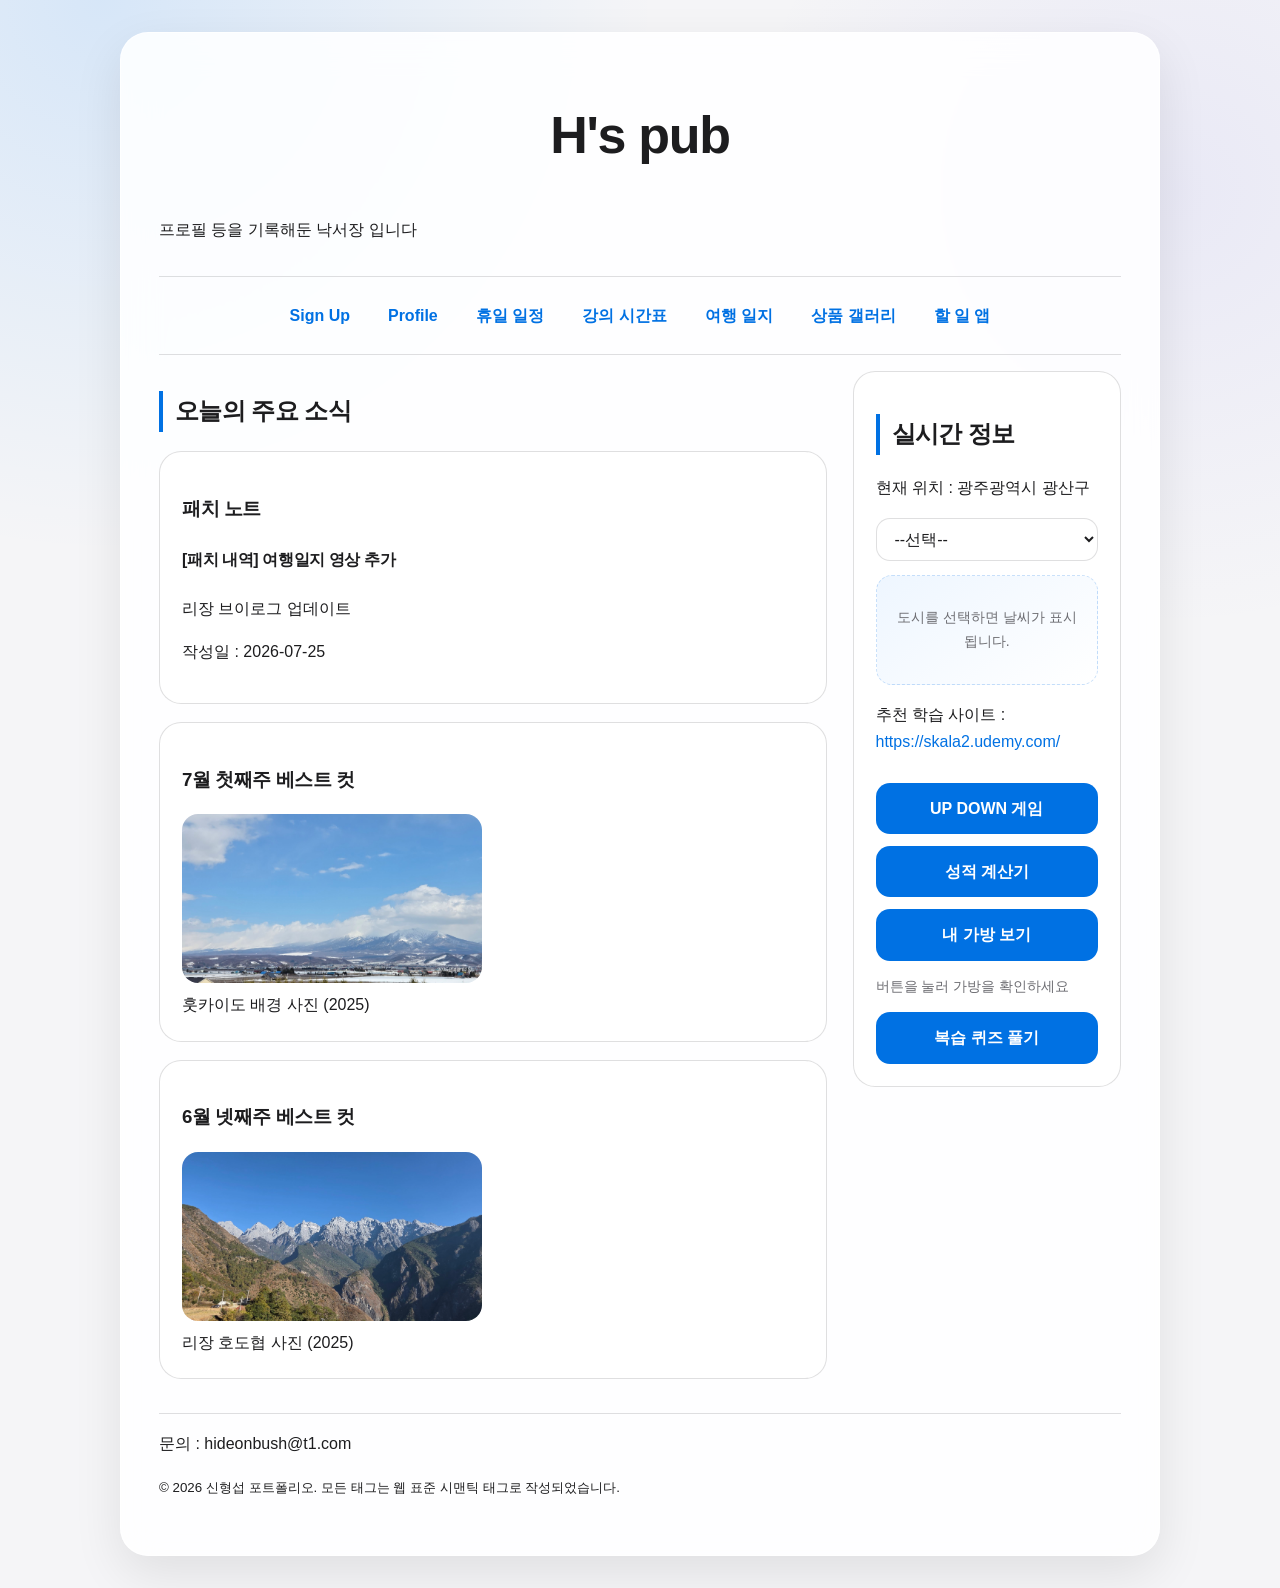
<file: templates/index.html>
<!DOCTYPE html>
<html lang="ko">
<head>
    <meta charset="UTF-8">
    <meta name="viewport" content="width=device-width, initial-scale=1.0">
    <title>Welcome SKALA</title>
    <link rel="stylesheet" href="../css/style.css">
    <script src="../scripts/upDown.js" defer></script>
    <script src="../scripts/grade.js" defer></script>
    <script src="../scripts/bag.js" defer></script>
    <!-- <script src="../scripts/weather.js" defer></script> -->
    <script type="module" src="../scripts/realtimeInfo.js"></script>
</head>
<body>
    <div class="container">
        <header class="section-divider">
            <h1 class="index-title">H's pub</h1>
            <p>프로필 등을 기록해둔 낙서장 입니다</p>
        </header>
        <nav class="main-nav section-divider index-nav">
            <a href="04_signUp.html" target="_blank" rel="noopener noreferrer">Sign Up</a>
            <a href="02_my_intro_page.html" target="_blank" rel="noopener noreferrer">Profile</a>
            <a href="myHoliday.html" target="_blank" rel="noopener noreferrer">휴일 일정</a>
            <a href="myClass.html" target="_blank" rel="noopener noreferrer">강의 시간표</a>
            <a href="myTrip.html" target="_blank" rel="noopener noreferrer">여행 일지</a>
            <a href="productGallery.html" target="_blank" rel="noopener noreferrer">상품 갤러리</a>
            <a href="todo.html" target="_blank" rel="noopener noreferrer">할 일 앱</a>
        </nav>
        <div class="section-divider index-layout">
            <main>
                <h2>오늘의 주요 소식</h2>
                <section>
                    <h3>패치 노트</h3>
                    <article>
                        <h4>[패치 내역] 여행일지 영상 추가</h4>
                        <p>리장 브이로그 업데이트</p>
                        <p>작성일 : <time datetime="2026-07-25">2026-07-25</time></p>
                    </article>
                </section>

                <section>
                    <h3>7월 첫째주 베스트 컷</h3>
                    <figure>
                        <img src="../media/홋카이도.jpg" alt="훗카이도 사진" width="300" height="150">
                        <figcaption>훗카이도 배경 사진 (2025)</figcaption>
                    </figure>
                </section>
                <section>
                    <h3>6월 넷째주 베스트 컷</h3>
                    <figure>
                        <img src="../media/리장.jpg" alt="리장 사진" width="300" height="150">
                        <figcaption>리장 호도협 사진 (2025)</figcaption>
                    </figure>
                </section>

            </main>
            <aside>
                <h3>실시간 정보</h3>
                <p>현재 위치 : 광주광역시 광산구</p>
                <select class="weather-select" name="weather-select" aria-label="날씨를 확인할 도시 선택">
                    <option value="" disabled selected>--선택--</option>
                        <option value="seoul">서울</option>
                        <option value="gwangju">광주</option>
                        <option value="daegu">대구</option>
                        <option value="daejeon">대전</option>
                        <option value="busan">부산</option>
                        <option value="ulsan">울산</option>
                        <option value="incheon">인천</option>
                </select>
                <div id="weather-box"></div>
                <section>
                    <p>추천 학습 사이트 : 
                        <a href="https://skala2.udemy.com/" target="_blank" rel="noopener noreferrer">https://skala2.udemy.com/</a>
                    </p>
                </section>
                <section>
                    <input class="game-button" type="button" id="upDown" value="UP DOWN 게임">
                </section>
                <section>
                    <input class="game-button" type="button" id="grade" value="성적 계산기">
                </section>
                <section>
                    <input class="game-button" type="button" id="whatsInMyBag" value="내 가방 보기">
                    <p id="bag-status">버튼을 눌러 가방을 확인하세요</p>
                </section>
                <section>
                    <a class="game-button quiz-link" href="03_wrap_quiz.html">
                        복습 퀴즈 풀기
                    </a>
                </section>
            </aside>
        </div>
        <footer>
            <p>문의 : hideonbush@t1.com</p>
            <p><small>© 2026 신형섭 포트폴리오. 모든 태그는 웹 표준 시맨틱 태그로 작성되었습니다.</small></p>
        </footer>
    </div>
</body>
</html>
</file>
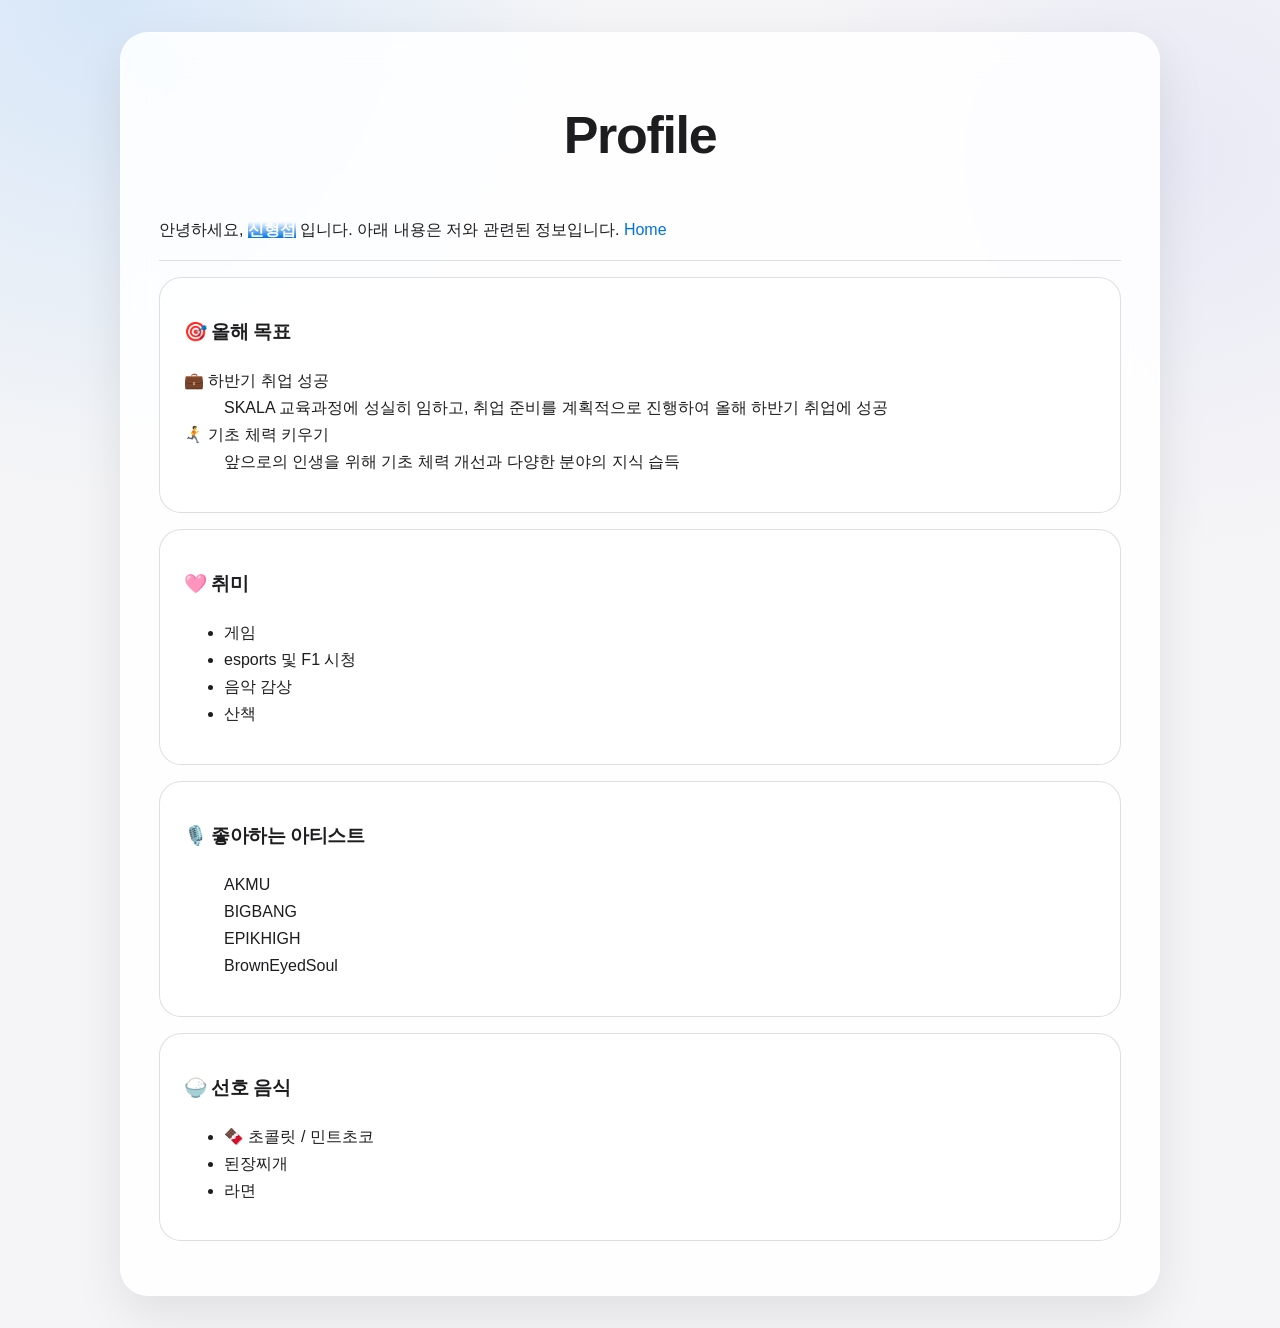
<file: templates/02_my_intro_page.html>
<!DOCTYPE html>
<html lang="ko">
<head>
    <meta charset="UTF-8">
    <meta name="viewport" content="width=device-width, initial-scale=1.0">
    <title>myProfile</title>
    <link rel="stylesheet" href="../css/style.css">
</head>
<body>
    <div class="container">
        <header class="section-divider">
            <h1>Profile</h1>
            <span>안녕하세요, <mark class="blue-mark"><b>신형섭</b></mark> 입니다. 아래 내용은 저와 관련된 정보입니다.</span>
            <a href="index.html">Home</a>
        </header>

        <div class="section-divider">
            <h3>🎯 올해 목표</h3>
            <dl>
                <dt>💼 하반기 취업 성공</dt>
                <dd>SKALA 교육과정에 성실히 임하고, 취업 준비를 계획적으로 진행하여 올해 하반기 취업에 성공</dd>
                <dt>🏃‍➡️ 기초 체력 키우기</dt>
                <dd>앞으로의 인생을 위해 기초 체력 개선과 다양한 분야의 지식 습득</dd>
            </dl>
        </div>

        <div class="section-divider">
            <h3>🩷 취미</h3>
            <ul>
                <li>게임</li>
                <li>esports 및 F1 시청</li>
                <li>음악 감상</li>
                <li>산책</li>
            </ul>
        </div>

        <div class="section-divider">
            <h3>🎙️ 좋아하는 아티스트</h3>
            <dl>
                <dd>AKMU</dd>
                <dd>BIGBANG</dd>
                <dd>EPIKHIGH</dd>
                <dd>BrownEyedSoul</dd>
            </dl>
        </div>

        <div class="section-divider">
            <h3>🍚 선호 음식</h3>
            <ul>
                <li>🍫 초콜릿 / 민트초코</li>
                <li>된장찌개</li>
                <li>라면</li>
            </ul>
        </div>
    </div>
    

    
</body>
</html>
</file>
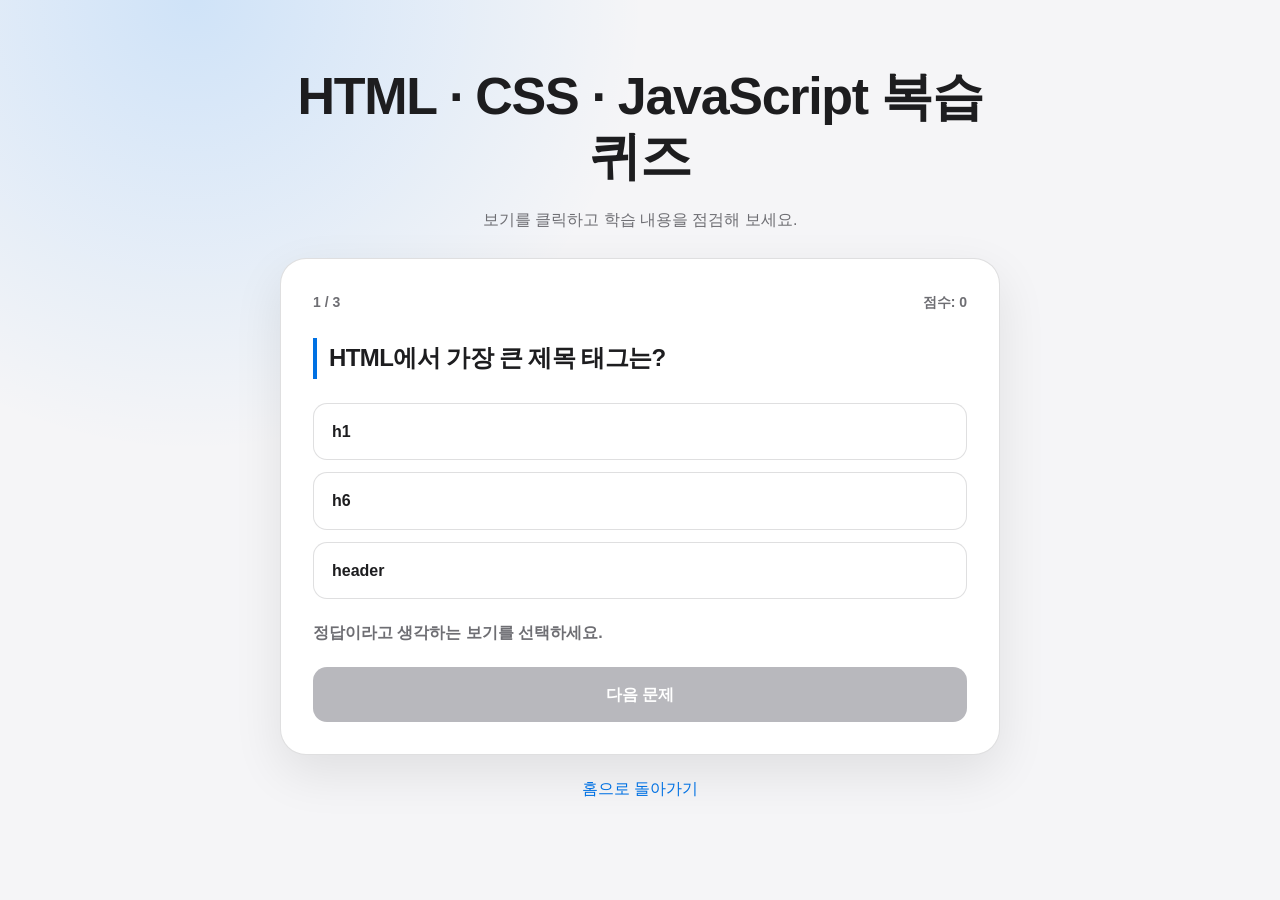
<file: templates/03_wrap_quiz.html>
<!DOCTYPE html>
<html lang="ko">
<head>
    <meta charset="UTF-8">
    <meta name="viewport" content="width=device-width, initial-scale=1.0">
    <title>HTML · CSS · JavaScript 복습 퀴즈</title>
    <link rel="stylesheet" href="../css/style.css">
    <script src="../scripts/quiz.js" defer></script>
</head>
<body class="quiz-page">
    <main class="quiz-container">
        <header class="quiz-header">
            <h1>HTML · CSS · JavaScript 복습 퀴즈</h1>
            <p>보기를 클릭하고 학습 내용을 점검해 보세요.</p>
        </header>

        <section class="quiz-card">
            <div class="quiz-meta">
                <p id="quiz-progress">1 / 3</p>
                <p id="quiz-score">점수: 0</p>
            </div>

            <h2 id="quiz-question">문제가 표시됩니다.</h2>
            <div id="quiz-options" class="quiz-options"></div>
            <p id="quiz-result" class="quiz-result" aria-live="polite"></p>

            <button id="next-question" class="quiz-next-button" type="button" disabled>
                다음 문제
            </button>
        </section>

        <a class="quiz-home-link" href="index.html">홈으로 돌아가기</a>
    </main>
</body>
</html>
</file>
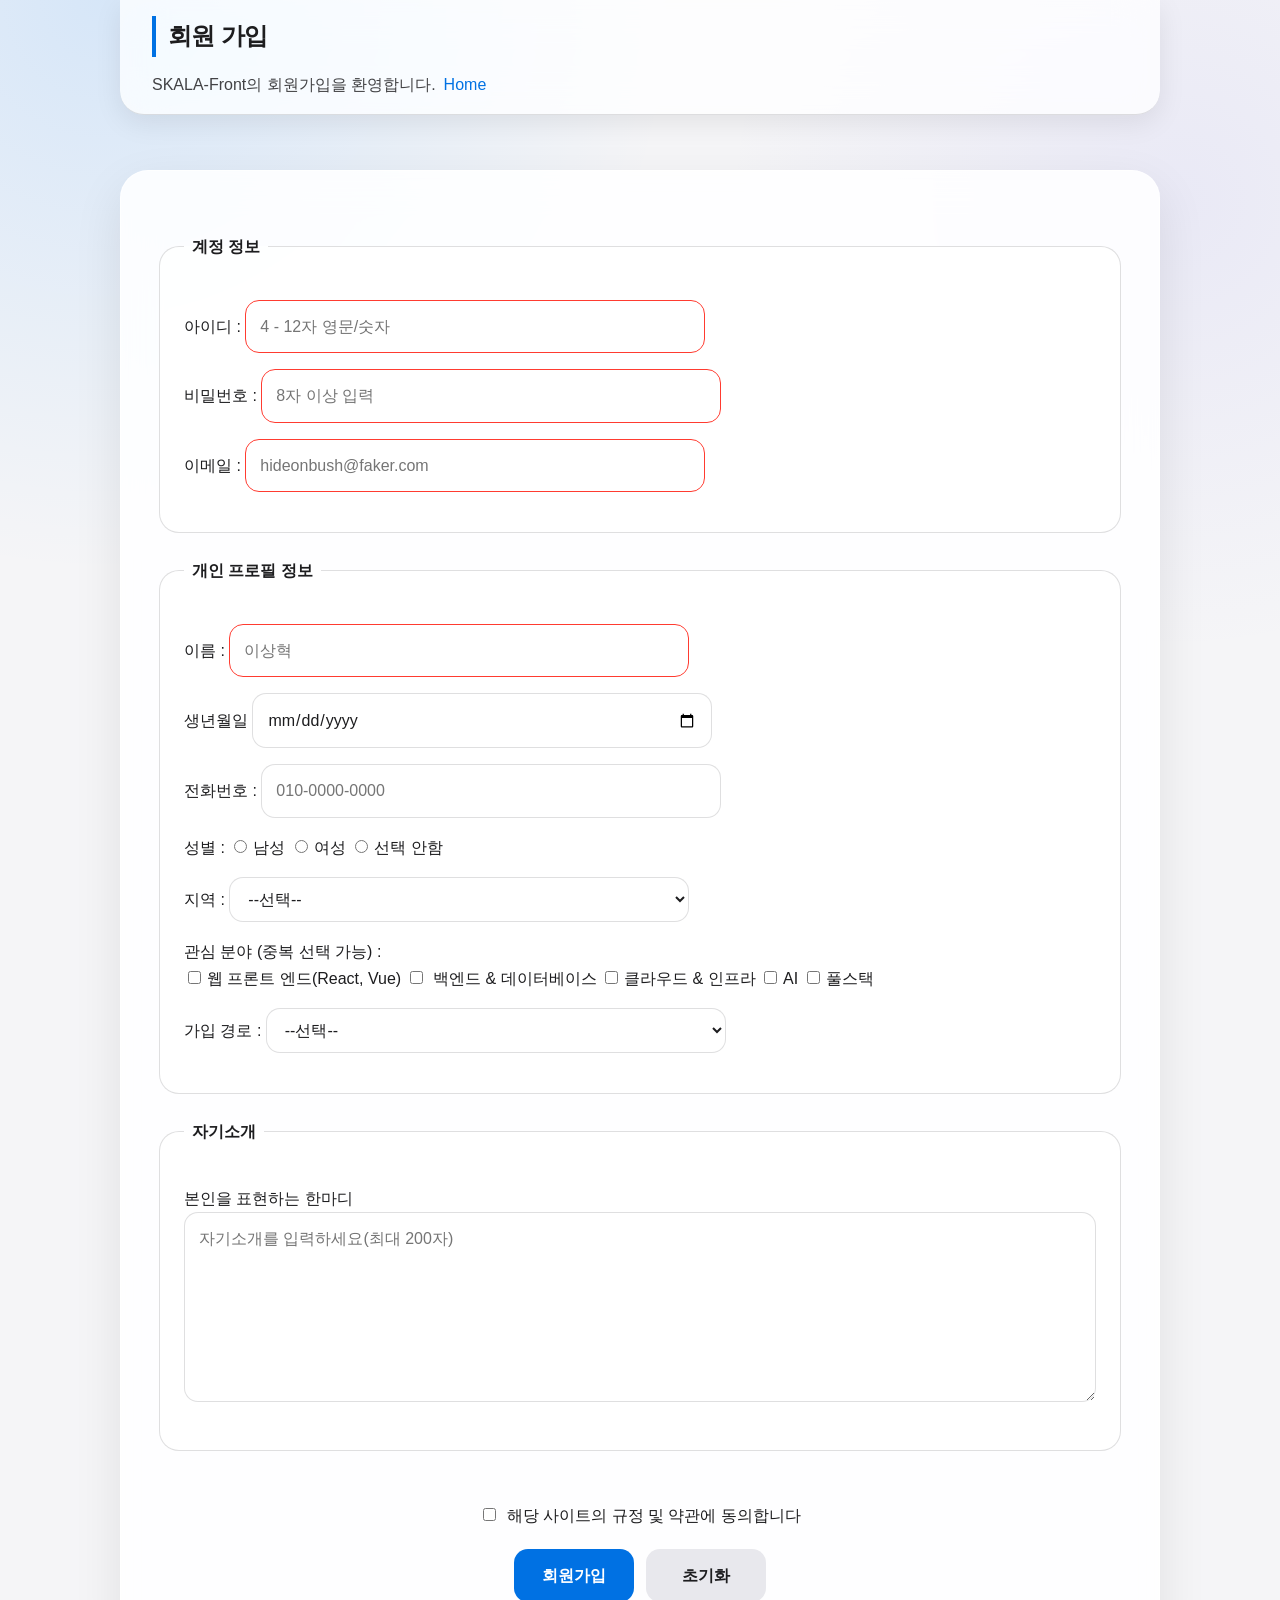
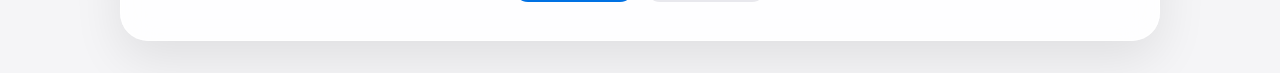
<file: templates/04_signUp.html>
<!DOCTYPE html>
<html lang="ko">
<head>
    <meta charset="UTF-8">
    <meta name="viewport" content="width=device-width, initial-scale=1.0">
    <title>SignUp</title>
    <link rel="stylesheet" href="../css/style.css">
</head>
<body class="signup-page">
    <header class="section-divider fixed-header signup-header">
        <h2>회원 가입</h2>
        <p>
            <span>SKALA-Front의 회원가입을 환영합니다.</span>
            <a href="index.html">Home</a>
        </p>
    </header>

    <div class="container">
        <form class="signup-form" action="signUpResult.html" method="get">
            <fieldset>
                <legend>계정 정보</legend>
                <p>
                    <label for="userId">아이디 : </label>
                    <input type="text" id="userId" name="userId" pattern="[A-Za-z0-9]{4,12}" title="영문과 숫자만 사용하여 4~12자로 입력하세요." required placeholder="4 - 12자 영문/숫자">
                </p>
                <p>
                    <label for="userPwd">비밀번호 : </label>
                    <input type="password" id="userPwd" name="userPwd" minlength="8" required placeholder="8자 이상 입력">
                </p>
                <p>
                    <label for="userEmail">이메일 : </label>
                    <input type="email" id="userEmail" name="userEmail" pattern required placeholder="hideonbush@faker.com">
                </p>
            </fieldset>

            <fieldset>
                <legend>개인 프로필 정보</legend>
                <p>
                    <label for="userName">이름 : </label>
                    <input type="text" id="userName" name="userName" required placeholder="이상혁">
                </p>
                <p>
                    <label for="userBirth">생년월일</label>
                    <input type="date" id="userBirth" name="userBirth">
                </p>
                <p>
                    <label for="phoneNum">전화번호 : </label>
                    <input type="tel" name="phoneNum" id="phoneNum" pattern="010-[0-9]{4}-[0-9]{4}" title="010-0000-0000 형식으로 입력하세요." placeholder="010-0000-0000">
                </p>
                <p>
                    성별 : 
                    <label><input type="radio" name="gender" value="male">남성</label>
                    <label><input type="radio" name="gender" value="female">여성</label>
                    <label><input type="radio" name="gender" value="none">선택 안함</label>
                </p>
                <p>
                    <label for="area">지역 : </label>
                    <select name="area" id="area">
                        <option value="" disabled selected>--선택--</option>
                        <option value="seoul">서울</option>
                        <option value="gwangju">광주</option>
                        <option value="daegu">대구</option>
                        <option value="daejeon">대전</option>
                        <option value="busan">부산</option>
                        <option value="ulsan">울산</option>
                        <option value="incheon">인천</option>
                    </select>
                </p>
                <p>
                    관심 분야 (중복 선택 가능) : 
                    <br>
                    <label><input type="checkbox" name="interest" value="frontend">웹 프론트 엔드(React, Vue)</label>
                    <label><input type="checkbox" name="interest" value="backend"> 백엔드 & 데이터베이스</label>
                    <label><input type="checkbox" name="interest" value="devops">클라우드 & 인프라</label>
                    <label><input type="checkbox" name="interest" value="AI">AI</label>
                    <label><input type="checkbox" name="interest" value="fullstack">풀스택</label>
                </p>
                <p>
                    <label for="joinPath">가입 경로 : </label>
                    <select name="joinPath" id="joinPath">
                        <option value="" disabled selected>--선택--</option>
                        <option value="search">인터넷</option>
                        <option value="recommend">지인 추천</option>
                        <option value="adv">광고</option>
                        <option value="etc">기타</option>
                    </select>
                </p>
            </fieldset>

            <fieldset>
                <legend>자기소개</legend>
                <p>
                    <label for="intro">본인을 표현하는 한마디</label>
                    <br>
                    <textarea id="intro" name="intro" rows="6" cols="60" maxlength="200" placeholder="자기소개를 입력하세요(최대 200자)"></textarea>
                </p>
            </fieldset>

            <br>

            <div align="center">
                <input type="checkbox" name="regAgree" id="regAgree" value="1" required>
                <label for="regAgree">해당 사이트의 규정 및 약관에 동의합니다</label>
            </div>

            <div align="center">
                <input type="submit" class="btn-submit" value="회원가입">
                <input type="reset" class="btn-reset" value="초기화">
            </div>

        </form>

    </div>
    
    
</body>
</html>
</file>
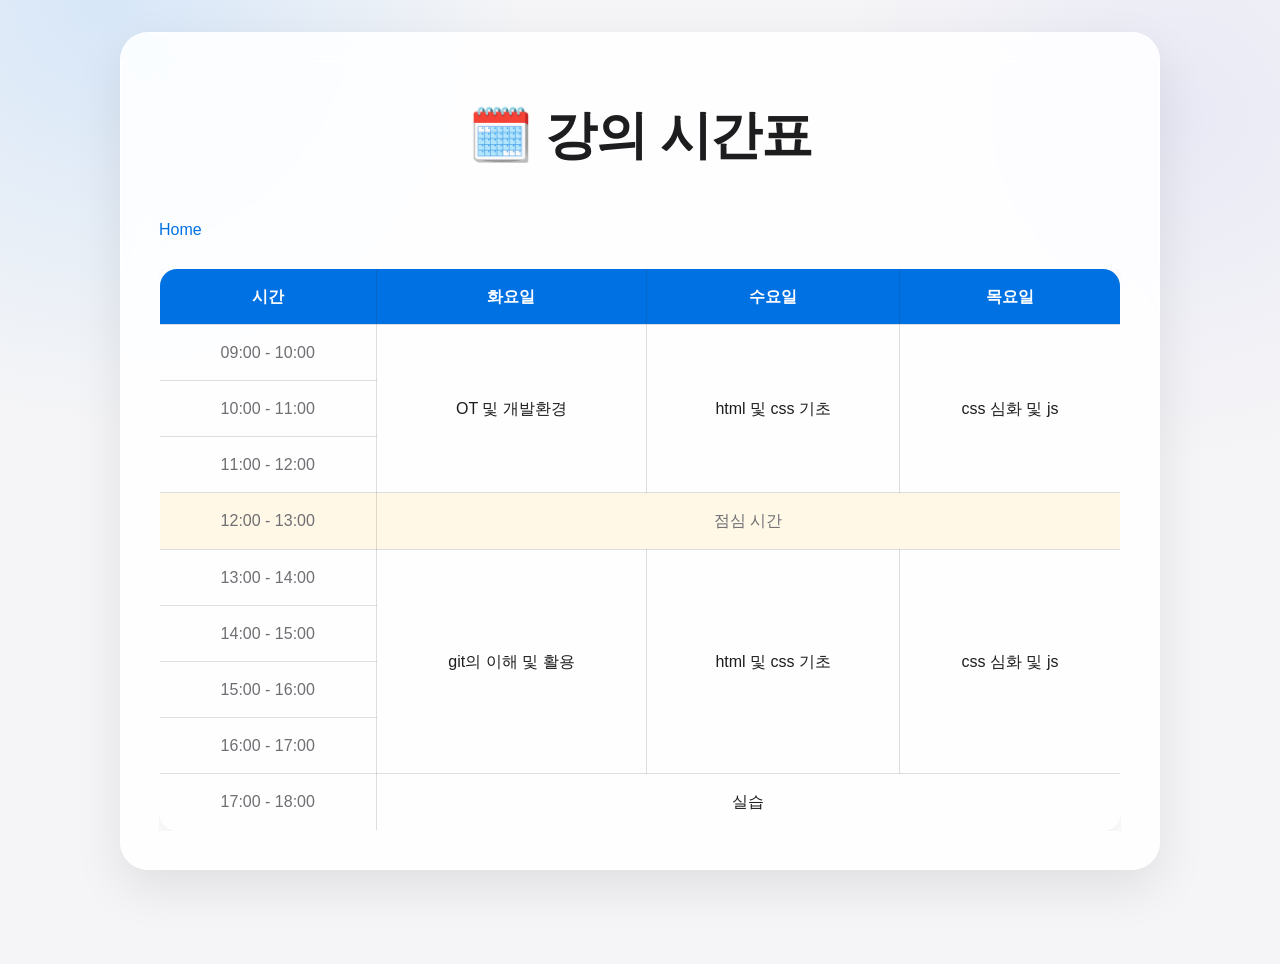
<file: templates/myClass.html>
<!DOCTYPE html>
<html lang="ko">
<head>
    <meta charset="UTF-8">
    <meta name="viewport" content="width=device-width, initial-scale=1.0">
    <title>Document</title>
    <link rel="stylesheet" href="../css/style.css">
</head>
<body>
    <div class="container">
        <header>
            <h1>🗓️ 강의 시간표</h1>
            <a href="index.html">Home</a>
        </header>

        <div class="table-wrap">
            <table class="schedule-table">
                <thead>
                    <tr align="center">
                        <th>시간</th>
                        <th>화요일</th>
                        <th>수요일</th>
                        <th>목요일</th>
                    </tr>
                </thead>
                <tbody align="center">
                        <tr >
                            <td>09:00 - 10:00</td>
                            <td rowspan="3">OT 및 개발환경</td>
                            <td rowspan="3">html 및 css 기초</td>
                            <td rowspan="3">css 심화 및 js</td>
                        </tr>
                        <tr > 
                            <td>10:00 - 11:00</td>
                        </tr>
                        <tr > 
                            <td>11:00 - 12:00</td>
                        </tr>
                        <tr class="lunch-row">
                            <td>12:00 - 13:00</td>
                            <td colspan="3">점심 시간</td>
                        </tr>
                        <tr>
                            <td>13:00 - 14:00</td>
                            <td rowspan="4">git의 이해 및 활용</td>
                            <td rowspan="4">html 및 css 기초</td>
                            <td rowspan="4">css 심화 및 js</td>
                        </tr>
                        <tr >
                            <td>14:00 - 15:00</td>
                        </tr>
                        <tr >
                            <td>15:00 - 16:00</td>
                        </tr>
                        <tr >
                            <td>16:00 - 17:00</td>
                        </tr>
                        <tr>
                            <td>17:00 - 18:00</td>
                            <td colspan="3">실습</td>
                        </tr>
                    </tbody>
            </table>
        </div>
    </div>
    

</body>
</html>
</file>
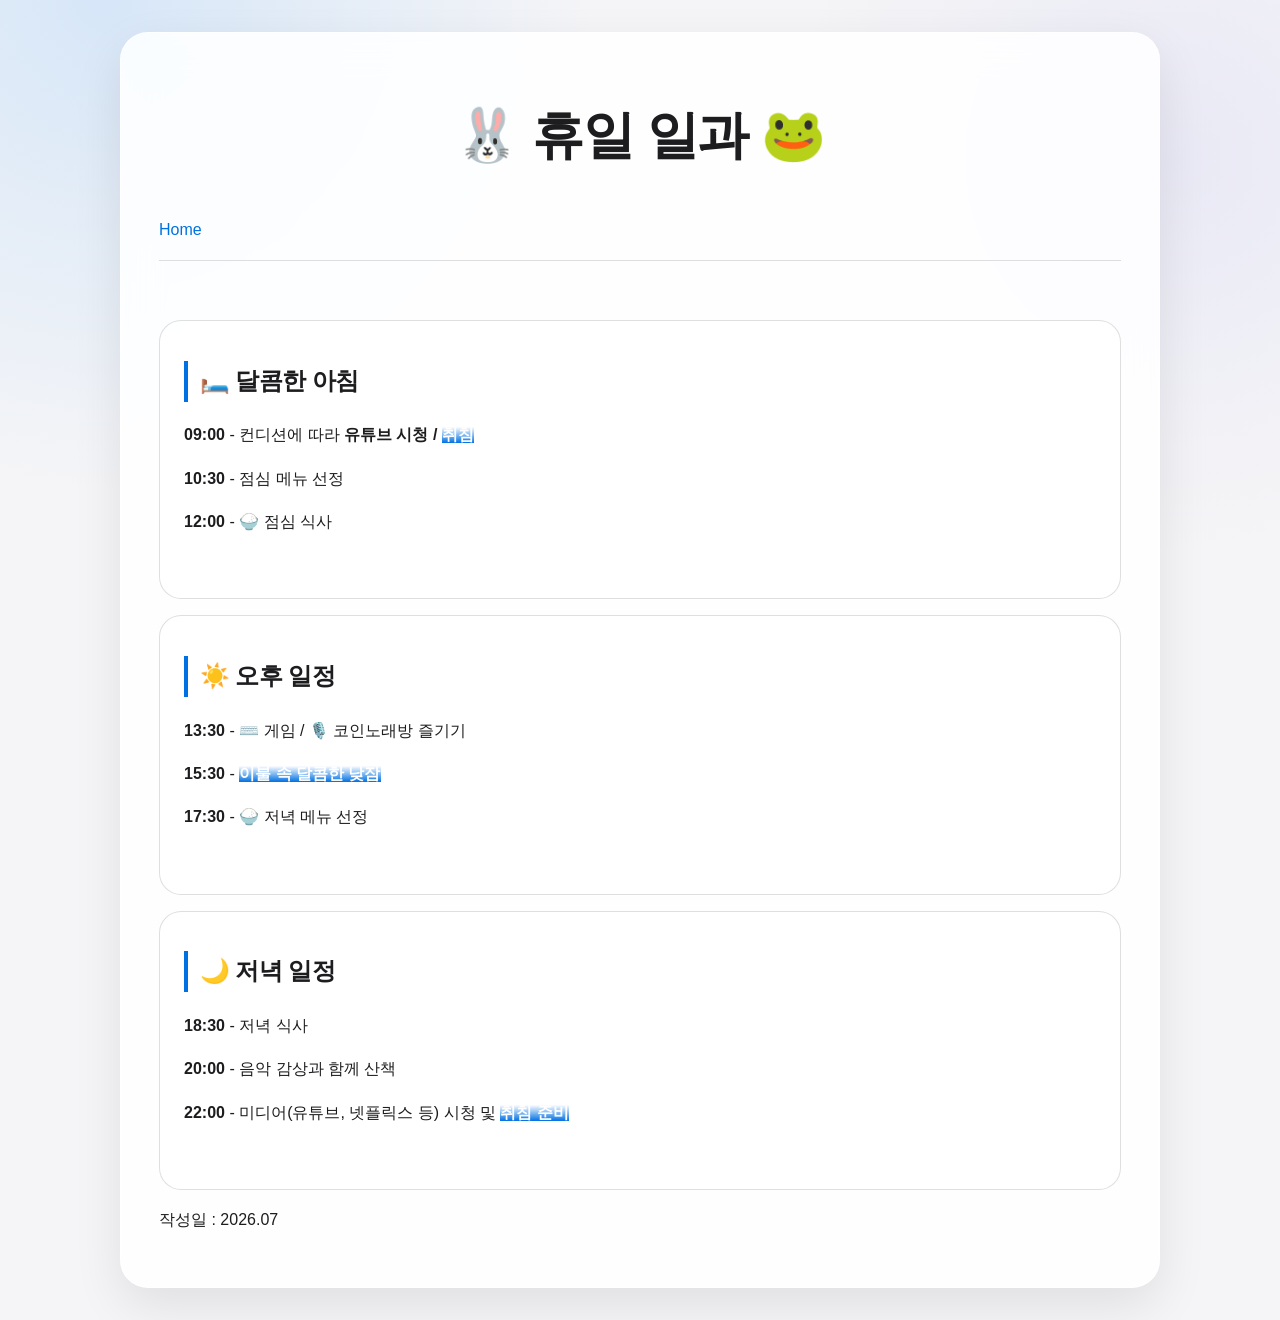
<file: templates/myHoliday.html>
<!DOCTYPE html>
<html lang="ko">
<head>
    <meta charset="UTF-8">
    <meta name="viewport" content="width=device-width, initial-scale=1.0">
    <title>myHoliday</title>
    <link rel="stylesheet" href="../css/style.css">
</head>
<body>
    <div class="container">
        <h1>🐰 휴일 일과 🐸 </h1>
        <nav class="section-divider">
            <a href="index.html">Home</a>
        </nav>
        <br>
        
        <div>
            <h2>🛏️ 달콤한 아침</h2>
            <p><strong>09:00 </strong> - 컨디션에 따라 <b>유튜브 시청 / <mark class="blue-mark">취침</mark></b></p>
            <p><strong>10:30 </strong> - 점심 메뉴 선정</p>
            <p><strong>12:00 </strong> - 🍚 점심 식사</p>
            <br>
        </div>
        
        <div>
            <h2>☀️ 오후 일정</h2>
            <p><strong>13:30 </strong> - ⌨️ 게임 / 🎙️ 코인노래방 즐기기</p>
            <p><strong>15:30 </strong> - <mark class="blue-mark"><b>이불 속 달콤한 낮잠</b></mark></p>
            <p><strong>17:30 </strong> - 🍚 저녁 메뉴 선정</p>
            <br>
        </div>
        
        <div>
            <h2>🌙 저녁 일정</h2>
            <p><strong>18:30 </strong> - 저녁 식사</p>
            <p><strong>20:00 </strong> - 음악 감상과 함께 산책</p>
            <p><strong>22:00 </strong> - 미디어(유튜브, 넷플릭스 등) 시청 및 <mark class="blue-mark"><b>취침 준비</b></mark> </p>
            <br>
        </div>
        
        
        <p>작성일 : 2026.07</p>

    </div>
    
</body>
</html>
</file>
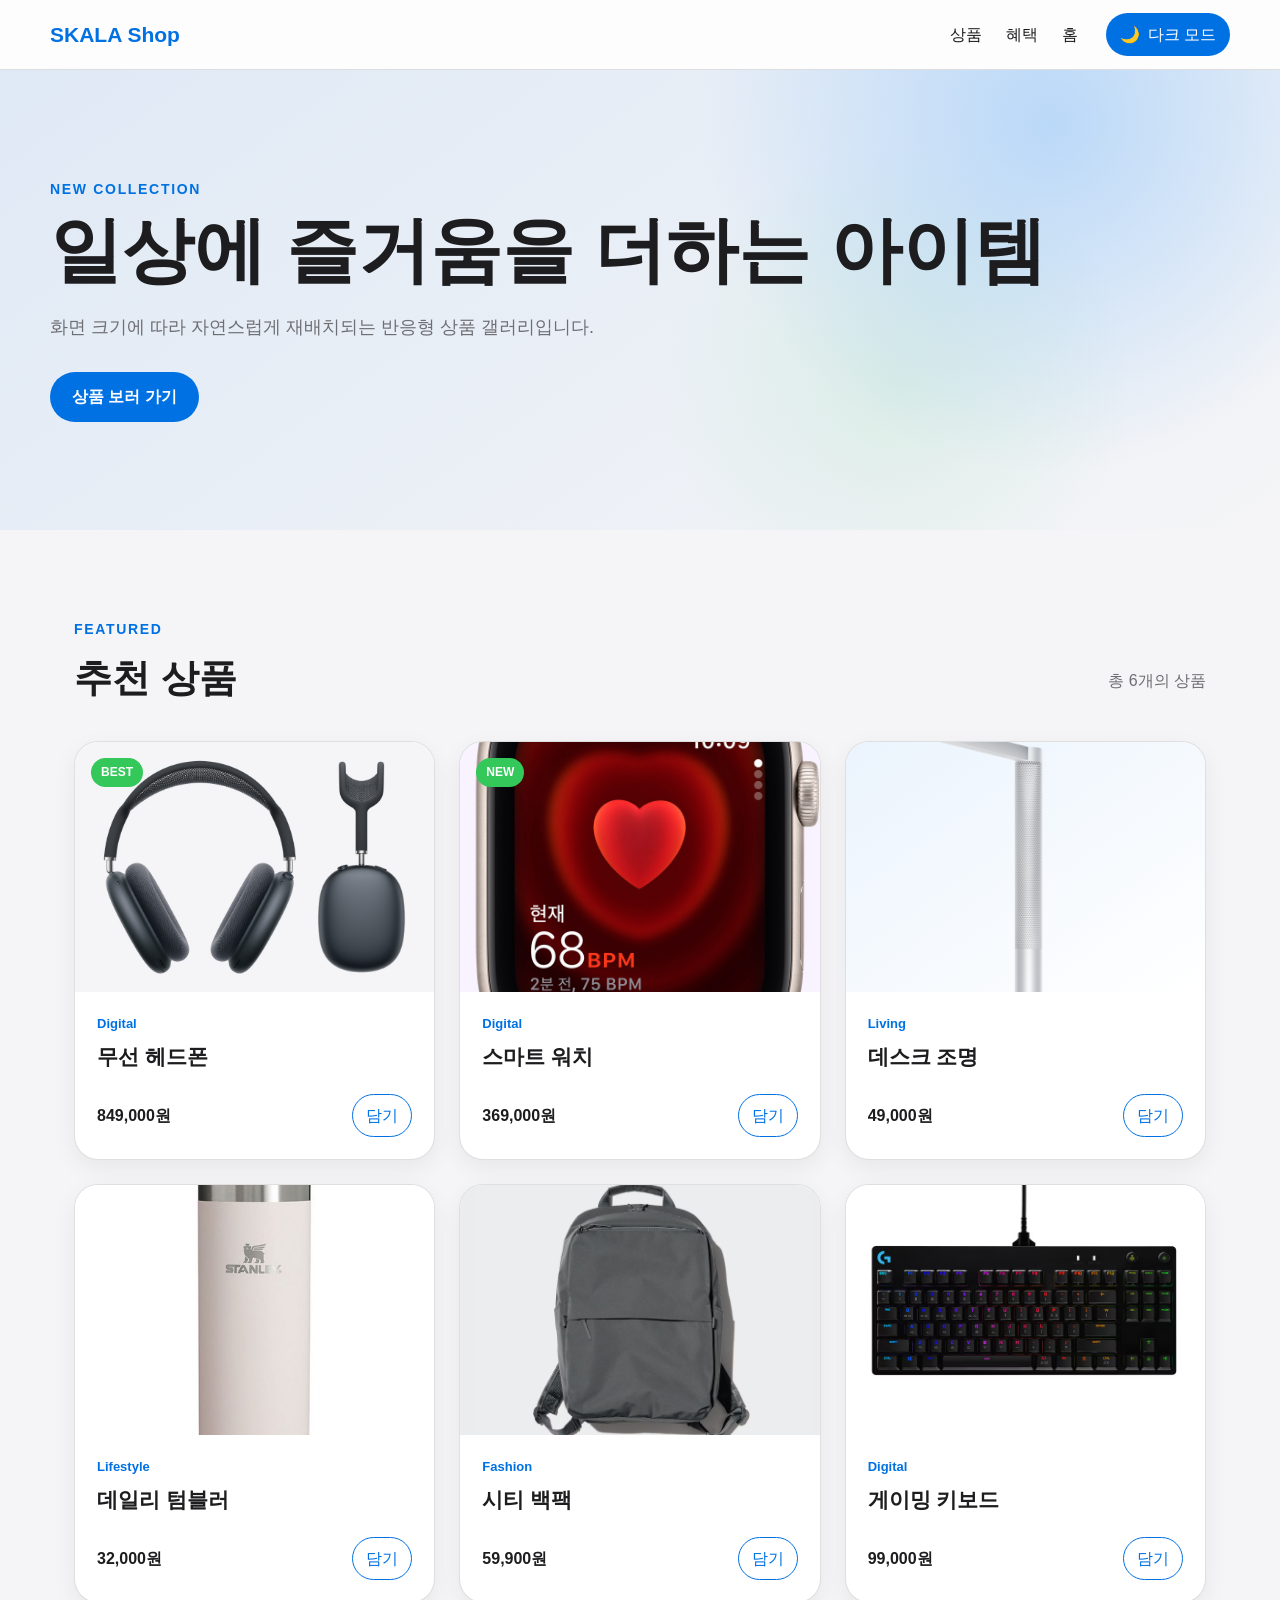
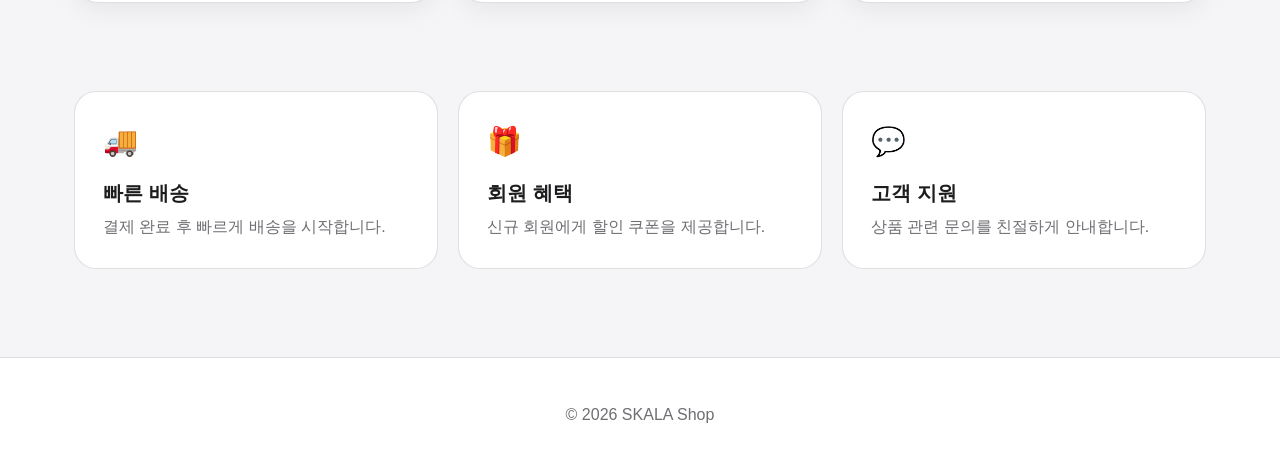
<file: templates/productGallery.html>
<!DOCTYPE html>
<html lang="ko">
<head>
    <meta charset="UTF-8">
    <meta name="viewport" content="width=device-width, initial-scale=1.0">
    <title>반응형 상품 카드 갤러리</title>
    <link rel="stylesheet" href="../css/products.css">
    <script src="../scripts/productGallery.js" defer></script>
</head>
<body class="product-page">
    <header class="product-topbar">
        <a class="product-logo" href="productGallery.html">SKALA Shop</a>
        <nav class="product-menu" aria-label="상품 페이지 메뉴">
            <a href="#products">상품</a>
            <a href="#benefits">혜택</a>
            <a href="index.html">홈</a>
        </nav>
        <button class="theme-toggle" id="theme-toggle" type="button" aria-pressed="false">
            <span aria-hidden="true">🌙</span>
            <span class="theme-label">다크 모드</span>
        </button>
    </header>

    <main>
        <section class="product-hero">
            <p class="product-eyebrow">New Collection</p>
            <h1>일상에 즐거움을 더하는 아이템</h1>
            <p>화면 크기에 따라 자연스럽게 재배치되는 반응형 상품 갤러리입니다.</p>
            <a href="#products">상품 보러 가기</a>
        </section>

        <section class="product-section" id="products">
            <div class="product-section-heading">
                <div>
                    <p class="product-eyebrow">Featured</p>
                    <h2>추천 상품</h2>
                </div>
                <p>총 6개의 상품</p>
            </div>

            <div class="product-grid">
                <article class="product-card">
                    <div class="product-image">
                        <img src="../media/headphone.jpg" alt="무선 헤드폰 상품">
                        <span class="product-badge">BEST</span>
                    </div>
                    <div class="product-card-body">
                        <p class="product-category">Digital</p>
                        <h3>무선 헤드폰</h3>
                        <div class="product-price-row">
                            <strong>849,000원</strong>
                            <button type="button" aria-label="무선 헤드폰 장바구니 담기">담기</button>
                        </div>
                    </div>
                </article>

                <article class="product-card">
                    <div class="product-image">
                        <img src="../media/applewatch.jpg" alt="스마트 워치 상품">
                        <span class="product-badge">NEW</span>
                    </div>
                    <div class="product-card-body">
                        <p class="product-category">Digital</p>
                        <h3>스마트 워치</h3>
                        <div class="product-price-row">
                            <strong>369,000원</strong>
                            <button type="button" aria-label="스마트 워치 장바구니 담기">담기</button>
                        </div>
                    </div>
                </article>

                <article class="product-card">
                    <div class="product-image">
                        <img src="../media/desk-light.png" alt="데스크 조명 상품">
                    </div>
                    <div class="product-card-body">
                        <p class="product-category">Living</p>
                        <h3>데스크 조명</h3>
                        <div class="product-price-row">
                            <strong>49,000원</strong>
                            <button type="button" aria-label="데스크 조명 장바구니 담기">담기</button>
                        </div>
                    </div>
                </article>

                <article class="product-card">
                    <div class="product-image">
                        <img src="../media/daily.jpg" alt="텀블러 상품">
                    </div>
                    <div class="product-card-body">
                        <p class="product-category">Lifestyle</p>
                        <h3>데일리 텀블러</h3>
                        <div class="product-price-row">
                            <strong>32,000원</strong>
                            <button type="button" aria-label="데일리 텀블러 장바구니 담기">담기</button>
                        </div>
                    </div>
                </article>

                <article class="product-card">
                    <div class="product-image">
                        <img src="../media/bag.jpg" alt="백팩 상품">
                    </div>
                    <div class="product-card-body">
                        <p class="product-category">Fashion</p>
                        <h3>시티 백팩</h3>
                        <div class="product-price-row">
                            <strong>59,900원</strong>
                            <button type="button" aria-label="시티 백팩 장바구니 담기">담기</button>
                        </div>
                    </div>
                </article>

                <article class="product-card">
                    <div class="product-image">
                        <img src="../media/keyboard.jpg" alt="키보드 상품">
                    </div>
                    <div class="product-card-body">
                        <p class="product-category">Digital</p>
                        <h3>게이밍 키보드</h3>
                        <div class="product-price-row">
                            <strong>99,000원</strong>
                            <button type="button" aria-label="게이밍 키보드 장바구니 담기">담기</button>
                        </div>
                    </div>
                </article>
            </div>
        </section>

        <section class="product-benefits" id="benefits">
            <article>
                <span aria-hidden="true">🚚</span>
                <h2>빠른 배송</h2>
                <p>결제 완료 후 빠르게 배송을 시작합니다.</p>
            </article>
            <article>
                <span aria-hidden="true">🎁</span>
                <h2>회원 혜택</h2>
                <p>신규 회원에게 할인 쿠폰을 제공합니다.</p>
            </article>
            <article>
                <span aria-hidden="true">💬</span>
                <h2>고객 지원</h2>
                <p>상품 관련 문의를 친절하게 안내합니다.</p>
            </article>
        </section>
    </main>

    <footer class="product-footer">
        <p>© 2026 SKALA Shop</p>
    </footer>
</body>
</html>
</file>
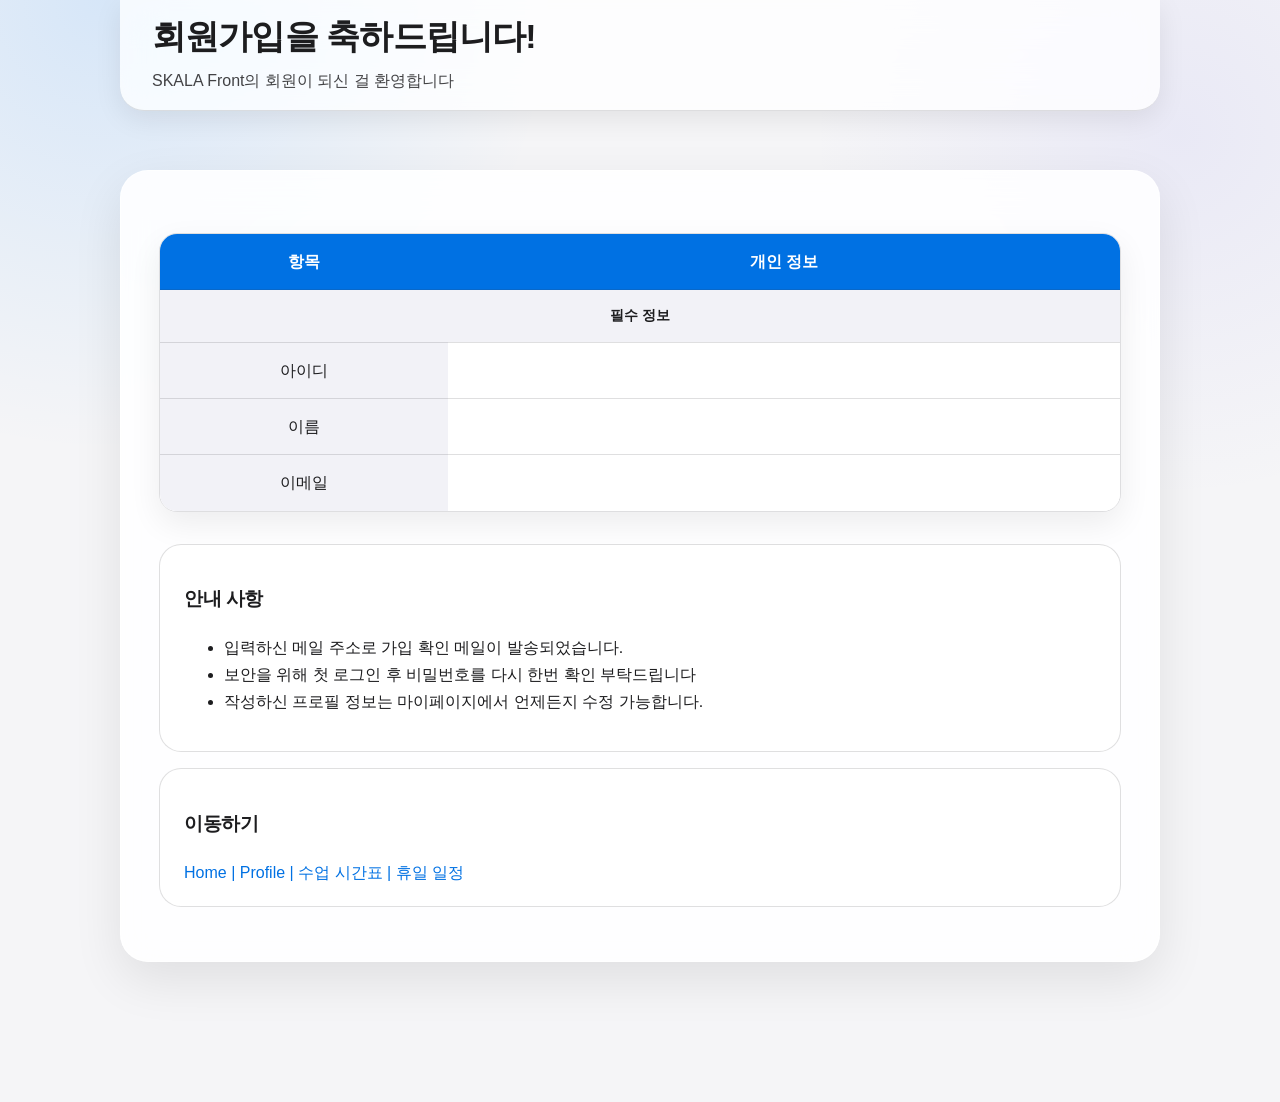
<file: templates/signUpResult.html>
<!DOCTYPE html>
<html lang="ko">
<head>
    <meta charset="UTF-8">
    <meta name="viewport" content="width=device-width, initial-scale=1.0">
    <title>SignUpResult</title>
    <link rel="stylesheet" href="../css/style.css">
</head>

<body class="signup-page signup-result-page">
    <header class="section-divider fixed-header result-header">
        <h1>회원가입을 축하드립니다!</h1>
        <p>SKALA Front의 회원이 되신 걸 환영합니다</p>
    </header>

    <div class="container">
        
        <div class="result-table-wrap">
            <table class="result-table">
                <thead>
                    <tr>
                        <th>항목</th>
                        <th>개인 정보</th>
                    </tr>
                </thead>
                <tbody id="resultBody"></tbody>

            </table>
        </div>

        <div>
            <h3>안내 사항</h3>
            <ul>
                <li>입력하신 메일 주소로 가입 확인 메일이 발송되었습니다.</li>
                <li>보안을 위해 첫 로그인 후 비밀번호를 다시 한번 확인 부탁드립니다</li>
                <li>작성하신 프로필 정보는 마이페이지에서 언제든지 수정 가능합니다.</li>
            </ul>
        </div>

        <div>
            <h3>이동하기</h3>
            <a href="index.html">Home</a>
            <a href="02_my_intro_page.html">| Profile</a>
            <a href="myClass.html">| 수업 시간표</a>
            <a href="myHoliday.html">| 휴일 일정</a>
        </div>
    </div>
<script>
    const params = new URLSearchParams(location.search);

    const userId = params.get("userId");
    const userEmail = params.get("userEmail");
    const userName = params.get("userName");
    const userBirth = params.get("userBirth");
    const phoneNum = params.get("phoneNum");
    const gender = params.get("gender");
    const area = params.get("area");
    const interest = params.getAll("interest");
    const joinPath = params.get("joinPath");
    const intro = params.get("intro");

    const genderKor = {
        male: "남성",
        female: "여성",
        none: "선택 안 함"
    };

    const areaKor = {
        seoul: "서울",
        gwangju: "광주",
        daegu: "대구",
        daejeon: "대전",
        busan: "부산",
        ulsan: "울산",
        incheon: "인천"
    };

    const interestKor = {
        frontend: "웹 프론트엔드(React, Vue)",
        backend: "백엔드 & 데이터베이스",
        devops: "클라우드 & 인프라",
        AI: "AI",
        fullstack: "풀스택"
    };

    const joinPathKor = {
        search: "인터넷",
        recommend: "지인 추천",
        adv: "광고",
        etc: "기타"
    };

    const genderValue = genderKor[gender] || "";
    const areaValue = areaKor[area] || "";
    const interestValue = interest
        .map(value => interestKor[value] || value)
        .join(", ");
    const joinPathValue = joinPathKor[joinPath] || "";

    const requiredFields = [
        {label: "아이디", value: userId},
        {label: "이름", value: userName},
        {label: "이메일", value: userEmail}
    ];

    const optionalFields = [
        {label: "생년월일", value: userBirth},
        {label: "전화번호", value: phoneNum},
        {label: "성별", value: genderValue},
        {label: "지역", value: areaValue},
        {label: "관심 분야", value: interestValue},
        {label: "가입 경로", value: joinPathValue},
        {label: "자기소개", value: intro}
    ].filter(field => {
        return field.value !== null && field.value.trim() !== "";
    });

    const resultBody = document.querySelector("#resultBody");

    function addSection(title, fields) {
        const titleRow = document.createElement("tr");
        const titleCell = document.createElement("th");

        titleCell.colSpan = 2;
        titleCell.textContent = title;
        titleRow.appendChild(titleCell);
        resultBody.appendChild(titleRow);

        fields.forEach(field => {
            const row = document.createElement("tr");
            const labelCell = document.createElement("th");
            const valueCell = document.createElement("td");

            labelCell.textContent = field.label;
            valueCell.textContent = field.value;

            row.append(labelCell, valueCell);
            resultBody.appendChild(row);

        });
    }

    addSection("필수 정보", requiredFields);
    if (optionalFields.length > 0) {
        addSection("추가 정보", optionalFields);
    }


</script>
</body>

</html>
</file>
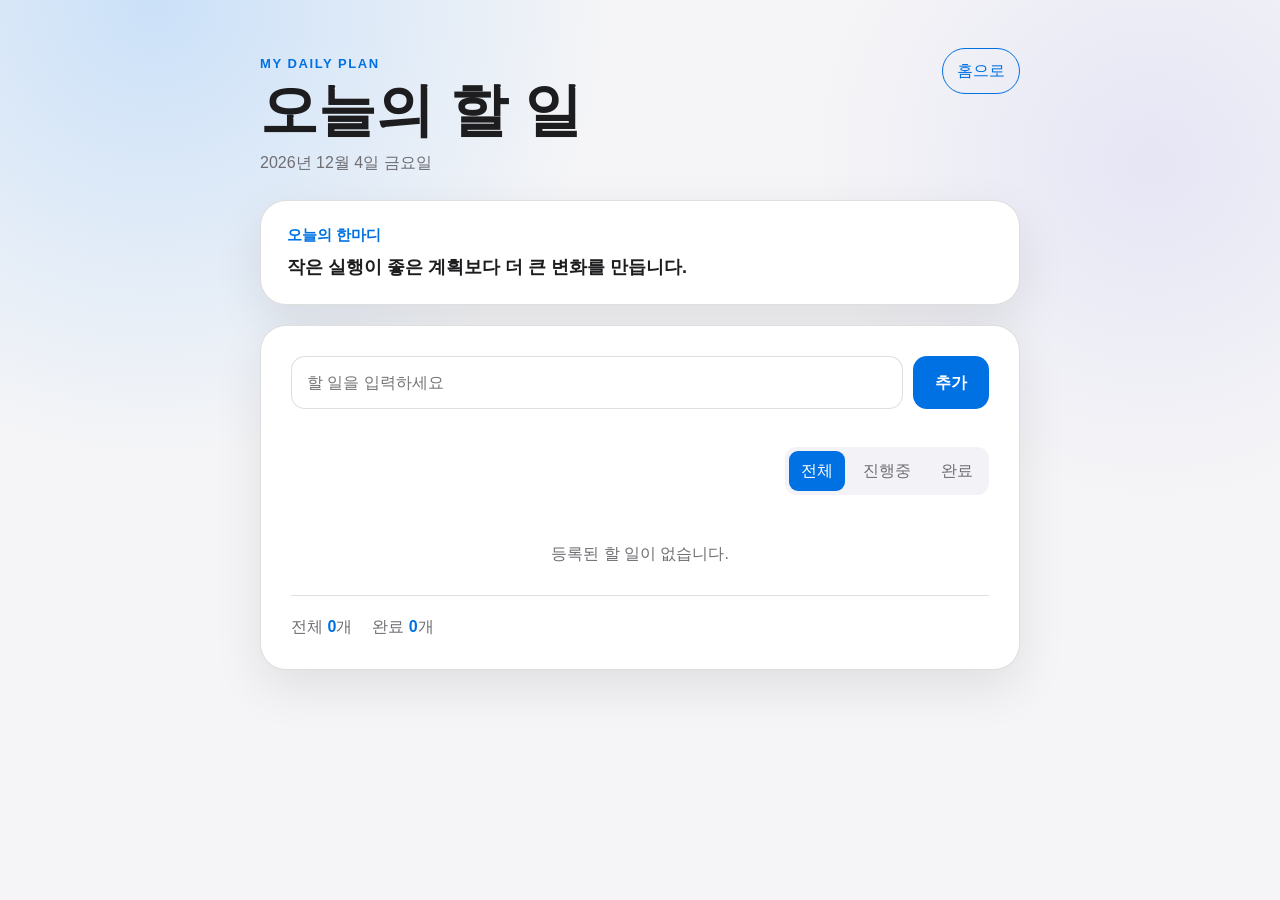
<file: templates/todo.html>
<!DOCTYPE html>
<html lang="ko">
<head>
    <meta charset="UTF-8">
    <meta name="viewport" content="width=device-width, initial-scale=1.0">
    <title>인터랙티브 할 일 관리 앱</title>
    <link rel="stylesheet" href="../css/todo.css">
    <script type="module" src="../scripts/app.js"></script>
</head>
<body class="todo-page">
    <main class="todo-app">
        <header class="todo-header">
            <div>
                <p class="todo-eyebrow">My Daily Plan</p>
                <h1>오늘의 할 일</h1>
                <p id="today-date"></p>
            </div>
            <a href="index.html">홈으로</a>
        </header>

        <section class="quote-card" aria-labelledby="quote-title">
            <h2 id="quote-title">오늘의 한마디</h2>
            <blockquote id="daily-quote">문구를 불러오는 중입니다.</blockquote>
        </section>

        <section class="todo-panel" aria-labelledby="todo-title">
            <h2 id="todo-title" class="sr-only">할 일 목록</h2>

            <form class="todo-form" id="todo-form">
                <label class="sr-only" for="todo-input">새 할 일</label>
                <input
                    id="todo-input"
                    name="todo"
                    type="text"
                    maxlength="80"
                    placeholder="할 일을 입력하세요"
                    autocomplete="off"
                >
                <button type="submit">추가</button>
            </form>
            <p class="todo-error" id="todo-error" aria-live="polite"></p>

            <div class="todo-toolbar">
                <div class="todo-filters" role="group" aria-label="할 일 필터">
                    <button class="active" type="button" data-filter="all" aria-pressed="true">전체</button>
                    <button type="button" data-filter="active" aria-pressed="false">진행중</button>
                    <button type="button" data-filter="completed" aria-pressed="false">완료</button>
                </div>
            </div>

            <ul class="todo-list" id="todo-list"></ul>
            <p class="todo-empty" id="todo-empty">등록된 할 일이 없습니다.</p>

            <footer class="todo-summary">
                <p>전체 <strong id="total-count">0</strong>개</p>
                <p>완료 <strong id="completed-count">0</strong>개</p>
            </footer>
        </section>
    </main>
</body>
</html>
</file>
<file: css/style.css>
@import url('https://fonts.googleapis.com/css2?family=IBM+Plex+Sans+KR&display=swap');

body {
    line-height: 1.7;
    color: #1d1d1f;
    background-color: #f5f5f7;
    margin: 0;
    padding: 32px;
    font-family: "IBM Plex Sans KR", sans-serif;
    font-weight: 400;
    font-style: normal;
}

h1 {
    color: #1d1d1f;
    font-size: 36px;
    padding-bottom: 16px;
    /* border-bottom: 1px solid #d2d2d7; */
    text-align: center;
}

h2,
.index-layout > aside > h3 {
    margin: 0.83em 0;
    color: #424245;
    font-size: 24px;
    padding-left: 12px;
    border-left: 4px solid #0071e3;
}

a {
    color: #0066cc;
    text-decoration: none;
}

a:hover {
    color: #004c99;
    text-decoration: underline;
}

.main-nav {
    text-align: center;
    display: flex;
    justify-content: center;
    align-items: center;
    flex-wrap: wrap;
}

.main-nav a {
    display: inline-block;
    margin: 0;
    padding: 4px 12px;
    transition:
        color 0.25s ease, 
        background-color 0.25s ease;
}

.main-nav a:hover {
    color: white;
    background-color: #0071e3;
}

.main-nav a + a {
    border-left: 1px solid #d2d2d7;
}

.section-divider {
    padding-bottom: 16px;
    margin-bottom: 16px;
    border-bottom: 1px solid #d2d2d7;
}

.blue-mark {
    background: linear-gradient(
        transparent 5%, 
        #0071e3 100%
    );
    color: #ffffff;
}

.container {
    max-width: 960px;
    margin: 0 auto;
    padding: 32px;
    background-color: #ffffff;
    border: 1px solid #e5e5e5;
    border-radius: 18px;
    width: 100%;
    box-sizing: border-box;
}

.trip-card {
    background-color: #ffffff;
    border: 1px solid #e5e5e5;
    border-radius: 16px;
    padding: 12px;
    margin: 24px 0;
    box-shadow: 0 4px 16px rgba(0, 0, 0, 0.06);

    transition: 
        transform 0.3s ease,
        box-shadow 0.3s ease;
}

.trip-card:hover {
    transform: translateY(-6px);
    box-shadow: 0 12px 24px rgba(0, 0, 0, 0.16);
}

.trip-card img {
    max-width: 100%;
    height: auto;
    border-radius: 12px;
}

.table-wrap {
    margin-top: 24px;
    overflow-x: auto;
}

.schedule-table {
    width: 100%;
    border-collapse: collapse;
    border: 1px solid #d2d2d7;
    border-radius: 12px;
    overflow: hidden;
}

.schedule-table th,
.schedule-table td {
    padding: 14px 16px;
    border: 1px solid #e5e5e5;
    text-align: center;
}

.schedule-table th {
    color: #ffffff;
    background-color: #0071e3;
}

.schedule-table tbody td:hover {
    background-color: #f5f5f7;
}

.schedule-table td:first-child {
    color: #6e6e73;
    white-space: nowrap;
}

.lunch-row {
    color: #6e6e73;
    background-color: #fff8e6;
}

.signup-form fieldset {
    margin: 24px 0;
    padding: 24px;
    background-color: #fbfbfd;
    border: 1px solid #d2d2d7;
    border-radius: 14px;
}

.signup-header {
    margin-bottom: 0;
    padding-bottom: 22px;
}

.signup-header h2 {
    margin: 0 0 14px;
}

.signup-header p {
    display: flex;
    gap: 8px;
    align-items: center;
    flex-wrap: wrap;
    margin: 0;
    color: #424245;
}

.result-header h1 {
    margin: 0 0 10px;
    padding: 0;
    border: 0;
    font-size: 34px;
    line-height: 1.2;
    text-align: left;
}

.result-header p {
    margin: 0;
    color: #424245;
}

.signup-form legend {
    padding: 0 8px;
    color: #1d1d1f;
    font-weight: 600;
}

.signup-form p {
    margin: 16px 0;
}

.signup-form input[type="text"],
.signup-form input[type="password"],
.signup-form input[type="email"],
.signup-form input[type="tel"],
.signup-form input[type="date"],
.signup-form select,
.signup-form textarea {
    width: 100%;
    max-width: 460px;
    padding: 12px 14px;
    color: #1d1d1f;
    background-color: #ffffff;
    border: 1px solid #d2d2d7;
    border-radius: 10px;
    box-sizing: border-box;
    font: inherit;
}

.signup-form textarea {
    max-width: 100%;
    resize: vertical;
}

.signup-form input:focus,
.signup-form select:focus,
.signup-form textarea:focus {
    border-color: #0071e3;
    outline: 3px solid rgba(0, 113, 227, 0.15);
}

.signup-form input[type="radio"],
.signup-form input[type="checkbox"] {
    margin-right: 6px;
    accent-color: #0071e3;
}

.signup-form .btn-submit,
.signup-form .btn-reset {
    min-width: 120px;
    margin: 20px 4px 0;
    padding: 12px 20px;
    border: 1px solid transparent;
    border-radius: 10px;
    font: inherit;
    font-weight: 600;
    cursor: pointer;
}

.signup-form .btn-submit {
    color: #ffffff;
    background-color: #0071e3;
    transition: 
        background-color 0.25s ease, 
        transform 0.25s ease;
}

.signup-form .btn-submit:hover {
    background-color: #0062c4;
    transform: translateY(-2px);
}

.signup-form .btn-reset {
    color: #1d1d1f;
    background-color: #f5f5f7;
    border-color: #d2d2d7;
    transition: 
        background-color 0.25s ease, 
        transform 0.25s ease;
}

.signup-form .btn-reset:hover {
    background-color: #e8e8ed;
    transform: translateY(-2px);
}

.result-table-wrap {
    margin: 24px 0 32px;
    border: 1px solid #e5e5e5;
    border-radius: 14px;
    box-shadow: 0 4px 16px rgba(0, 0, 0, 0.05);
    overflow-x: auto;
}

.result-table {
    width: 100%;
    min-width: 520px;
    border-collapse: collapse;
    background-color: #ffffff;
}

.result-table th,
.result-table td {
    padding: 14px 18px;
    border-bottom: 1px solid #e5e5e5;
    text-align: left;
}

.result-table thead th {
    color: #ffffff;
    background-color: #0071e3;
    font-weight: 600;
    text-align: center;
}

.result-table thead th:first-child,
.result-table tbody th:not([colspan]) {
    width: 30%;
}

.result-table tbody th[colspan="2"] {
    color: #424245;
    background-color: #f5f5f7;
    font-size: 14px;
    font-weight: 600;
    text-align: center;
}

.result-table tbody th:not([colspan]) {
    color: #424245;
    background-color: #fbfbfd;
    font-weight: 500;
    text-align: center;
}

.result-table tbody td {
    color: #1d1d1f;
    overflow-wrap: anywhere;
}

.result-table tbody tr:hover th:not([colspan]),
.result-table tbody tr:hover td {
    background-color: #f0f7ff;
}

.result-table tbody tr:last-child th,
.result-table tbody tr:last-child td {
    border-bottom: none;
}

.fixed-header {
    position: fixed;
    top: 0;
    left: 0;
    right: 0;
    width: calc(100% - 64px);
    max-width: 1040px;
    margin: 0 auto;
    padding: 16px 32px;
    box-sizing: border-box;
    background-color: white;
    z-index: 1000;
    border-radius: 0 0 24px 24px;
}

.signup-page {
    padding-top: 180px;
}

body.signup-page {
    padding-top: 170px;
}

.index-layout {
    display: flex;
    gap: 32px;
    align-items: flex-start;
}

.index-layout > main {
    flex: 3;
    min-width: 0;
}

.index-layout > aside {
    flex: 1;
    min-width: 0;
}

.weather-select {
    width: 100%;
    padding: 11px 40px 11px 14px;
    color: #1d1d1f;
    background-color: #ffffff;
    border: 1px solid #d2d2d7;
    border-radius: 10px;
    box-sizing: border-box;
    font: inherit;
    cursor: pointer;
    transition:
        border-color 0.2s ease,
        box-shadow 0.2s ease;
}

.weather-select:hover {
    border-color: #86868b;
}

.weather-select:focus {
    border-color: #0071e3;
    box-shadow: 0 0 0 3px rgba(0, 113, 227, 0.15);
    outline: none;
}

#weather-box {
    min-height: 110px;
    margin-top: 14px;
    padding: 16px;
    color: #1d1d1f;
    background: linear-gradient(145deg, #f0f7ff, #ffffff);
    border: 1px solid #c7ddf5;
    border-radius: 12px;
    box-sizing: border-box;
    box-shadow: 0 4px 14px rgba(0, 113, 227, 0.08);
    overflow-wrap: anywhere;
}

#weather-box:empty {
    display: flex;
    justify-content: center;
    align-items: center;
    border-style: dashed;
}

#weather-box:empty::before {
    color: #6e6e73;
    font-size: 14px;
    text-align: center;
    content: "도시를 선택하면 날씨가 표시됩니다.";
}

.game-button {
    width: 100%;
    margin-top: 12px;
    padding: 12px 18px;
    color: #ffffff;
    background-color: #0071e3;
    border: none;
    border-radius: 10px;
    box-shadow: 0 4px 12px rgba(0, 113, 227, 0.22);
    font: inherit;
    font-weight: 600;
    cursor: pointer;
    transition:
        background-color 0.2s ease,
        box-shadow 0.2s ease,
        transform 0.2s ease;
}

.game-button:hover {
    background-color: #0062c4;
    box-shadow: 0 6px 16px rgba(0, 113, 227, 0.3);
    transform: translateY(-2px);
}

.game-button:active {
    box-shadow: 0 2px 8px rgba(0, 113, 227, 0.2);
    transform: translateY(0);
}

.game-button:focus-visible {
    outline: 3px solid rgba(0, 113, 227, 0.25);
    outline-offset: 3px;
}

.trip-grid {
    display: grid;
    grid-template-columns: repeat(3, 1fr);
    gap: 20px;
}

.trip-grid .trip-card {
    margin: 0;
}

.trip-card figure {
    margin: 0;
}

.trip-card img {
    width: 100%;
    height: 180px;
    object-fit: cover;
}

#spot,
#vlog {
    scroll-margin-top: 80px;
}

@media (max-width: 786px) {
    .trip-grid {
        grid-template-columns: 1fr;
    }
    .index-layout {
        flex-direction: column;
        align-items: stretch;
    }
    .index-nav {
        flex-direction: column;
        align-items: stretch;
    }
    .index-nav a + a {
        border-left: none;
        border-top: 1px solid #d2d2d7;
    }
}

.index-title {
    animation: title-fade-in 0.8s ease-out both;
}

@keyframes title-fade-in {
    from {
        opacity: 0;
        transform: translateY(-12px);
    }

    to {
        opacity: 1;
        transform: translateY(0);
    }
}

#bag-status {
    font-size: 14px;
    color: #6e6e73;
}

#bag-status.loading {
    color: #0071e3;
    font-weight: bold;
}

#bag-status.complete {
    color: #16803c;
    font-weight: bold;
}

.quiz-link {
    display: block;
    box-sizing: border-box;
    text-align: center;
}

.quiz-link:hover {
    color: #ffffff;
    text-decoration: none;
}

.quiz-page {
    min-height: 100vh;
    box-sizing: border-box;
}

.quiz-container {
    width: 100%;
    max-width: 720px;
    margin: 0 auto;
}

.quiz-header {
    margin-bottom: 24px;
    text-align: center;
}

.quiz-header h1 {
    margin-bottom: 4px;
}

.quiz-header p {
    margin: 0;
    color: #6e6e73;
}

.quiz-card {
    padding: 32px;
    background-color: #ffffff;
    border: 1px solid #e5e5e5;
    border-radius: 18px;
    box-shadow: 0 8px 24px rgba(0, 0, 0, 0.08);
}

.quiz-meta {
    display: flex;
    justify-content: space-between;
    gap: 16px;
    color: #6e6e73;
    font-size: 14px;
    font-weight: 600;
}

.quiz-meta p {
    margin: 0;
}

.quiz-card h2 {
    margin: 24px 0;
}

.quiz-options {
    display: grid;
    gap: 12px;
}

.quiz-option,
.quiz-next-button {
    width: 100%;
    padding: 14px 18px;
    border-radius: 10px;
    font: inherit;
    font-weight: 600;
    cursor: pointer;
}

.quiz-option {
    color: #1d1d1f;
    background-color: #ffffff;
    border: 1px solid #d2d2d7;
    text-align: left;
    transition:
        border-color 0.2s ease,
        background-color 0.2s ease,
        transform 0.2s ease;
}

.quiz-option:hover:not(:disabled) {
    background-color: #f0f7ff;
    border-color: #0071e3;
    transform: translateY(-2px);
}

.quiz-option.correct {
    color: #116b32;
    background-color: #eaf8ef;
    border-color: #34a853;
}

.quiz-option.wrong {
    color: #a11d24;
    background-color: #fff0f0;
    border-color: #d93025;
}

.quiz-option:disabled {
    cursor: default;
    opacity: 1;
}

.quiz-result {
    min-height: 28px;
    margin: 20px 0;
    color: #6e6e73;
    font-weight: 600;
}

.quiz-result.correct-message {
    color: #16803c;
}

.quiz-result.wrong-message {
    color: #c5221f;
}

.quiz-result.final-message {
    padding: 14px;
    color: #1d1d1f;
    background-color: #f0f7ff;
    border-radius: 10px;
    text-align: center;
}

.quiz-next-button {
    color: #ffffff;
    background-color: #0071e3;
    border: none;
}

.quiz-next-button:hover:not(:disabled) {
    background-color: #0062c4;
}

.quiz-next-button:disabled {
    background-color: #b8b8bd;
    cursor: not-allowed;
}

.quiz-home-link {
    display: block;
    margin-top: 20px;
    text-align: center;
}

@media (max-width: 600px) {
    .quiz-page {
        padding: 16px;
    }

    .quiz-card {
        padding: 22px;
    }

    .quiz-header h1 {
        font-size: 28px;
    }
}

/* Apple-inspired shared theme */
:root {
    --apple-blue: #0071e3;
    --apple-blue-hover: #0066cc;
    --apple-text: #1d1d1f;
    --apple-secondary: #6e6e73;
    --apple-bg: #f5f5f7;
    --apple-surface: rgba(255, 255, 255, 0.88);
    --apple-solid-surface: #ffffff;
    --apple-border: rgba(60, 60, 67, 0.16);
    --apple-soft-blue: #eef6ff;
    --apple-green: #34c759;
    --apple-red: #ff3b30;
    --apple-shadow: 0 18px 50px rgba(0, 0, 0, 0.09);
}

html {
    scroll-behavior: smooth;
}

body {
    min-height: 100vh;
    color: var(--apple-text);
    background:
        radial-gradient(circle at 8% 0%, rgba(10, 132, 255, 0.13), transparent 28%),
        radial-gradient(circle at 92% 12%, rgba(94, 92, 230, 0.08), transparent 24%),
        var(--apple-bg);
    font-family: -apple-system, BlinkMacSystemFont, "SF Pro Display",
        "SF Pro Text", "Apple SD Gothic Neo", "Noto Sans KR", sans-serif;
    -webkit-font-smoothing: antialiased;
    text-rendering: optimizeLegibility;
}

h1,
h2,
h3,
h4 {
    letter-spacing: -0.025em;
}

h1 {
    color: var(--apple-text);
    font-size: clamp(34px, 6vw, 52px);
    line-height: 1.15;
}

h2,
.index-layout > aside > h3 {
    color: var(--apple-text);
    border-left-color: var(--apple-blue);
}

a {
    color: var(--apple-blue);
}

a:hover {
    color: var(--apple-blue-hover);
}

.container {
    max-width: 1040px;
    padding: 38px;
    background-color: var(--apple-surface);
    border-color: rgba(255, 255, 255, 0.7);
    border-radius: 28px;
    box-shadow: var(--apple-shadow);
    -webkit-backdrop-filter: saturate(160%) blur(18px);
    backdrop-filter: saturate(160%) blur(18px);
}

.section-divider {
    border-bottom-color: var(--apple-border);
}

.main-nav {
    gap: 8px;
}

.main-nav a {
    padding: 9px 15px;
    border-radius: 999px;
    font-weight: 600;
    transition:
        color 0.2s ease,
        background-color 0.2s ease,
        transform 0.2s ease;
}

.main-nav a:hover {
    color: #ffffff;
    background-color: var(--apple-blue);
    text-decoration: none;
    transform: translateY(-1px);
}

.main-nav a + a,
.index-nav a + a {
    border: 0;
}

.index-layout {
    gap: 26px;
}

.index-layout > main > section,
.index-layout > aside,
.container > div:not(.index-layout):not(.table-wrap):not(.result-table-wrap) {
    background-color: rgba(255, 255, 255, 0.68);
    border: 1px solid var(--apple-border);
    border-radius: 22px;
}

.index-layout > main > section {
    margin-bottom: 18px;
    padding: 22px;
}

.index-layout > aside {
    position: sticky;
    top: 20px;
    padding: 22px;
}

.index-layout figure {
    margin: 18px 0 0;
}

.index-layout img {
    max-width: 100%;
    height: auto;
    border-radius: 16px;
}

.container > div:not(.index-layout):not(.table-wrap):not(.result-table-wrap) {
    margin: 16px 0;
    padding: 20px 24px;
}

.weather-select,
.signup-form input[type="text"],
.signup-form input[type="password"],
.signup-form input[type="email"],
.signup-form input[type="tel"],
.signup-form input[type="date"],
.signup-form select,
.signup-form textarea {
    color: var(--apple-text);
    background-color: rgba(255, 255, 255, 0.9);
    border-color: var(--apple-border);
    border-radius: 14px;
}

.signup-form input:required:not([type="checkbox"]):not([type="radio"]) {
    border-color: #ff3b30;
}

.weather-select:focus,
.signup-form input:focus,
.signup-form select:focus,
.signup-form textarea:focus {
    border-color: var(--apple-blue);
    box-shadow: 0 0 0 4px rgba(0, 113, 227, 0.14);
    outline: none;
}

#weather-box {
    background: linear-gradient(145deg, var(--apple-soft-blue), #ffffff);
    border-color: rgba(0, 113, 227, 0.2);
    border-radius: 16px;
    box-shadow: none;
}

.game-button,
.signup-form .btn-submit,
.quiz-next-button {
    color: #ffffff;
    background-color: var(--apple-blue);
    border-radius: 14px;
    box-shadow: none;
}

.game-button:hover,
.signup-form .btn-submit:hover,
.quiz-next-button:hover:not(:disabled) {
    background-color: var(--apple-blue-hover);
    box-shadow: 0 8px 20px rgba(0, 113, 227, 0.2);
}

.signup-form fieldset {
    background-color: rgba(255, 255, 255, 0.72);
    border-color: var(--apple-border);
    border-radius: 20px;
}

.signup-form .btn-reset {
    color: var(--apple-text);
    background-color: #e8e8ed;
    border-color: transparent;
    border-radius: 14px;
}

.fixed-header {
    background-color: rgba(255, 255, 255, 0.78);
    border-bottom: 1px solid var(--apple-border);
    box-shadow: 0 8px 28px rgba(0, 0, 0, 0.08);
    -webkit-backdrop-filter: saturate(180%) blur(20px);
    backdrop-filter: saturate(180%) blur(20px);
}

.schedule-table,
.result-table-wrap {
    border-color: var(--apple-border);
    border-radius: 18px;
    box-shadow: 0 12px 32px rgba(0, 0, 0, 0.07);
}

.schedule-table th,
.result-table thead th {
    color: #ffffff;
    background-color: var(--apple-blue);
}

.schedule-table td,
.schedule-table th,
.result-table th,
.result-table td {
    border-color: var(--apple-border);
}

.schedule-table tbody td:hover,
.result-table tbody tr:hover th:not([colspan]),
.result-table tbody tr:hover td {
    background-color: var(--apple-soft-blue);
}

.result-table tbody th[colspan="2"],
.result-table tbody th:not([colspan]) {
    color: var(--apple-text);
    background-color: #f2f2f7;
}

.quiz-page {
    background:
        radial-gradient(circle at 15% 0%, rgba(10, 132, 255, 0.16), transparent 32%),
        var(--apple-bg);
}

.quiz-card {
    border-color: var(--apple-border);
    border-radius: 26px;
    box-shadow: var(--apple-shadow);
}

.quiz-option {
    border-color: var(--apple-border);
    border-radius: 14px;
}

.quiz-option:hover:not(:disabled) {
    background-color: var(--apple-soft-blue);
    border-color: var(--apple-blue);
}

.quiz-option.correct {
    color: #147a3d;
    background-color: #edfff2;
    border-color: var(--apple-green);
}

.quiz-option.wrong {
    color: #c42a22;
    background-color: #fff1f0;
    border-color: var(--apple-red);
}

.quiz-result.final-message {
    background-color: var(--apple-soft-blue);
    border-radius: 14px;
}

@media (max-width: 820px) {
    body {
        padding: 18px;
    }

    .container {
        padding: 26px;
        border-radius: 24px;
    }

    .index-layout {
        flex-direction: column;
    }

    .index-layout > aside {
        position: static;
        width: 100%;
    }

    .index-nav {
        flex-direction: row;
        flex-wrap: nowrap;
        justify-content: flex-start;
        overflow-x: auto;
        scrollbar-width: none;
    }

    .index-nav::-webkit-scrollbar {
        display: none;
    }

    .index-nav a {
        flex: none;
        white-space: nowrap;
    }
}

@media (max-width: 600px) {
    body {
        padding: 10px;
    }

    .container {
        padding: 20px;
        border-radius: 20px;
    }

    .fixed-header {
        width: calc(100% - 20px);
        padding: 12px 20px;
    }

    .signup-page {
        padding-top: 165px;
    }

    body.signup-page {
        padding-top: 145px;
    }

    .signup-form fieldset,
    .quiz-card {
        padding: 20px;
    }

    .result-header h1 {
        font-size: 26px;
    }

    .signup-form .btn-submit,
    .signup-form .btn-reset {
        width: 100%;
        margin: 8px 0 0;
    }

    .result-table {
        min-width: 460px;
    }
}

@media (prefers-reduced-motion: reduce) {
    html {
        scroll-behavior: auto;
    }

    *,
    *::before,
    *::after {
        animation-duration: 0.01ms !important;
        animation-iteration-count: 1 !important;
        transition-duration: 0.01ms !important;
    }
}
</file>
<file: css/products.css>
:root {
    --product-bg: #f5f5f7;
    --product-surface: #ffffff;
    --product-text: #1d1d1f;
    --product-muted: #6e6e73;
    --product-primary: #0071e3;
    --product-primary-dark: #0066cc;
    --product-accent: #34c759;
    --product-border: rgba(60, 60, 67, 0.16);
    --product-shadow: 0 18px 45px rgba(0, 0, 0, 0.12);
}

body.dark {
    --product-bg: #000000;
    --product-surface: #1c1c1e;
    --product-text: #f5f5f7;
    --product-muted: #a1a1a6;
    --product-primary: #0a84ff;
    --product-primary-dark: #409cff;
    --product-accent: #30d158;
    --product-border: rgba(255, 255, 255, 0.14);
    --product-shadow: 0 18px 45px rgba(0, 0, 0, 0.45);
}

* {
    box-sizing: border-box;
}

html {
    scroll-behavior: smooth;
}

body {
    margin: 0;
    color: var(--product-text);
    background-color: var(--product-bg);
    font-family: -apple-system, BlinkMacSystemFont, "SF Pro Display",
        "SF Pro Text", "Apple SD Gothic Neo", "Noto Sans KR", sans-serif;
    line-height: 1.6;
    transition: color 0.25s ease, background-color 0.25s ease;
}

a {
    color: inherit;
    text-decoration: none;
}

button {
    font: inherit;
}

.product-topbar {
    position: sticky;
    z-index: 100;
    top: 0;
    display: flex;
    align-items: center;
    gap: 28px;
    min-height: 70px;
    padding: 12px max(24px, calc((100% - 1180px) / 2));
    background-color: color-mix(in srgb, var(--product-surface) 78%, transparent);
    border-bottom: 1px solid var(--product-border);
    -webkit-backdrop-filter: saturate(180%) blur(20px);
    backdrop-filter: saturate(180%) blur(20px);
}

.product-logo {
    color: var(--product-primary);
    font-size: 21px;
    font-weight: 700;
}

.product-menu {
    display: flex;
    gap: 24px;
    margin-left: auto;
}

.product-menu a:hover {
    color: var(--product-primary);
}

.theme-toggle {
    display: flex;
    align-items: center;
    gap: 8px;
    padding: 9px 14px;
    color: #ffffff;
    background-color: var(--product-primary);
    border: 0;
    border-radius: 999px;
    cursor: pointer;
    transition: background-color 0.2s ease, transform 0.2s ease;
}

.theme-toggle:hover {
    background-color: var(--product-primary-dark);
    transform: translateY(-1px);
}

.product-hero {
    min-height: 460px;
    display: grid;
    align-content: center;
    justify-items: start;
    padding: 80px max(24px, calc((100% - 1180px) / 2));
    background:
        radial-gradient(circle at 82% 12%, rgba(10, 132, 255, 0.22), transparent 31%),
        radial-gradient(circle at 70% 68%, rgba(52, 199, 89, 0.1), transparent 25%),
        linear-gradient(145deg, color-mix(in srgb, var(--product-primary) 9%, var(--product-bg)), var(--product-bg));
}

.product-eyebrow {
    margin: 0 0 8px;
    color: var(--product-primary);
    font-size: 14px;
    font-weight: 700;
    letter-spacing: 0.12em;
    text-transform: uppercase;
}

.product-hero h1 {
    max-width: 1180px;
    margin: 0;
    font-size: clamp(40px, 7vw, 72px);
    line-height: 1.15;
    animation: product-rise 0.7s ease-out both;
}

.product-hero > p:not(.product-eyebrow) {
    max-width: 640px;
    margin: 22px 0 30px;
    color: var(--product-muted);
    font-size: 18px;
    animation: product-rise 0.7s 0.15s ease-out both;
}

.product-hero > a {
    padding: 12px 22px;
    color: #ffffff;
    background-color: var(--product-primary);
    border-radius: 999px;
    font-weight: 700;
    animation: product-rise 0.7s 0.3s ease-out both;
}

.product-section {
    max-width: 1180px;
    margin: 0 auto;
    padding: 88px 24px;
}

.product-section-heading {
    display: flex;
    justify-content: space-between;
    align-items: flex-end;
    gap: 24px;
    margin-bottom: 32px;
}

.product-section-heading h2 {
    margin: 0;
    font-size: 38px;
}

.product-section-heading > p {
    margin-left: auto;
    color: var(--product-muted);
}

.product-grid {
    display: grid;
    grid-template-columns: repeat(3, 1fr);
    gap: 24px;
}

.product-card {
    overflow: hidden;
    background-color: var(--product-surface);
    border: 1px solid var(--product-border);
    border-radius: 24px;
    box-shadow: 0 8px 24px rgba(0, 0, 0, 0.06);
    transition: box-shadow 0.3s ease, transform 0.3s ease;
}

.product-card:hover {
    box-shadow: var(--product-shadow);
    transform: translateY(-9px);
}

.product-image {
    position: relative;
    min-height: 250px;
    display: grid;
    place-items: center;
    overflow: hidden;
    background: linear-gradient(145deg, color-mix(in srgb, var(--product-primary) 8%, var(--product-surface)), var(--product-surface));
}

.product-image::after {
    color: var(--product-muted);
    font-size: 14px;
}

.product-image img {
    position: absolute;
    inset: 0;
    z-index: 1;
    width: 100%;
    height: 100%;
    object-fit: cover;
}

.product-image img:not([src]),
.product-image img[src=""] {
    visibility: hidden;
}

.product-badge {
    position: absolute;
    z-index: 2;
    top: 16px;
    left: 16px;
    padding: 5px 10px;
    color: #ffffff;
    background-color: var(--product-accent);
    border-radius: 999px;
    font-size: 12px;
    font-weight: 700;
}

.product-card-body {
    padding: 22px;
}

.product-category {
    margin: 0 0 5px;
    color: var(--product-primary);
    font-size: 13px;
    font-weight: 700;
}

.product-card h3 {
    margin: 0 0 20px;
    font-size: 21px;
}

.product-price-row {
    display: flex;
    align-items: center;
    justify-content: space-between;
    gap: 14px;
}

.product-price-row button {
    margin-left: auto;
    padding: 8px 13px;
    color: var(--product-primary);
    background-color: transparent;
    border: 1px solid var(--product-primary);
    border-radius: 999px;
    cursor: pointer;
}

.product-price-row button:hover {
    color: #ffffff;
    background-color: var(--product-primary);
}

.product-benefits {
    max-width: 1180px;
    display: grid;
    grid-template-columns: repeat(3, 1fr);
    gap: 20px;
    margin: 0 auto 88px;
    padding: 0 24px;
}

.product-benefits article {
    padding: 28px;
    background-color: var(--product-surface);
    border: 1px solid var(--product-border);
    border-radius: 22px;
}

.product-benefits span {
    font-size: 28px;
}

.product-benefits h2 {
    margin: 12px 0 5px;
    font-size: 20px;
}

.product-benefits p {
    margin: 0;
    color: var(--product-muted);
}

.product-footer {
    padding: 28px 24px;
    color: var(--product-muted);
    background-color: var(--product-surface);
    border-top: 1px solid var(--product-border);
    text-align: center;
}

@keyframes product-rise {
    from {
        opacity: 0;
        transform: translateY(24px);
    }

    to {
        opacity: 1;
        transform: translateY(0);
    }
}

@media (max-width: 900px) {
    .product-grid {
        grid-template-columns: repeat(2, 1fr);
    }
}

@media (max-width: 600px) {
    .product-topbar {
        gap: 12px;
    }

    .product-menu {
        display: none;
    }

    .theme-toggle {
        margin-left: auto;
    }

    .theme-label {
        display: none;
    }

    .product-grid,
    .product-benefits {
        grid-template-columns: 1fr;
    }

    .product-section-heading {
        align-items: flex-start;
        flex-direction: column;
    }

    .product-section-heading > p {
        margin: 0;
    }
}

@media (prefers-reduced-motion: reduce) {
    html {
        scroll-behavior: auto;
    }

    *,
    *::before,
    *::after {
        animation-duration: 0.01ms !important;
        animation-iteration-count: 1 !important;
        transition-duration: 0.01ms !important;
    }
}
</file>
<file: css/todo.css>
:root {
    --todo-primary: #0071e3;
    --todo-primary-dark: #0066cc;
    --todo-text: #1d1d1f;
    --todo-muted: #6e6e73;
    --todo-bg: #f5f5f7;
    --todo-surface: #ffffff;
    --todo-border: rgba(60, 60, 67, 0.16);
    --todo-danger: #ff3b30;
    --todo-success: #34c759;
}

* {
    box-sizing: border-box;
}

body {
    min-height: 100vh;
    margin: 0;
    padding: 48px 20px;
    color: var(--todo-text);
    background:
        radial-gradient(circle at 12% 0%, rgba(10, 132, 255, 0.18), transparent 32%),
        radial-gradient(circle at 90% 18%, rgba(94, 92, 230, 0.1), transparent 25%),
        var(--todo-bg);
    font-family: -apple-system, BlinkMacSystemFont, "SF Pro Display",
        "SF Pro Text", "Apple SD Gothic Neo", "Noto Sans KR", sans-serif;
    line-height: 1.6;
}

button,
input {
    font: inherit;
}

button {
    cursor: pointer;
}

.todo-app {
    max-width: 760px;
    margin: 0 auto;
}

.todo-header {
    display: flex;
    justify-content: space-between;
    align-items: flex-start;
    gap: 24px;
    margin-bottom: 24px;
}

.todo-header h1 {
    margin: 0;
    font-size: clamp(36px, 7vw, 58px);
    line-height: 1.2;
}

.todo-header p {
    margin: 6px 0 0;
    color: var(--todo-muted);
}

.todo-eyebrow {
    color: var(--todo-primary) !important;
    font-size: 13px;
    font-weight: 700;
    letter-spacing: 0.12em;
    text-transform: uppercase;
}

.todo-header a {
    flex: none;
    padding: 9px 14px;
    color: var(--todo-primary);
    border: 1px solid var(--todo-primary);
    border-radius: 999px;
    text-decoration: none;
}

.quote-card,
.todo-panel {
    background-color: var(--todo-surface);
    border: 1px solid var(--todo-border);
    border-radius: 26px;
    box-shadow: 0 18px 50px rgba(0, 0, 0, 0.09);
}

.quote-card {
    margin-bottom: 20px;
    padding: 22px 26px;
}

.quote-card h2 {
    margin: 0 0 6px;
    color: var(--todo-primary);
    font-size: 15px;
}

.quote-card blockquote {
    margin: 0;
    font-size: 18px;
    font-weight: 600;
}

.todo-panel {
    padding: 30px;
}

.todo-form {
    display: flex;
    gap: 10px;
}

.todo-form input {
    flex: 1;
    min-width: 0;
    padding: 13px 15px;
    color: var(--todo-text);
    background-color: #ffffff;
    border: 1px solid var(--todo-border);
    border-radius: 14px;
    outline: none;
}

.todo-form input:focus {
    border-color: var(--todo-primary);
    box-shadow: 0 0 0 4px rgba(0, 113, 227, 0.14);
}

.todo-form button {
    padding: 12px 22px;
    color: #ffffff;
    background-color: var(--todo-primary);
    border: 0;
    border-radius: 14px;
    font-weight: 700;
}

.todo-form button:hover {
    background-color: var(--todo-primary-dark);
}

.todo-error {
    min-height: 24px;
    margin: 6px 0 8px;
    color: var(--todo-danger);
    font-size: 14px;
}

.todo-toolbar {
    display: flex;
    justify-content: flex-end;
    margin-bottom: 18px;
}

.todo-filters {
    display: flex;
    gap: 6px;
    padding: 4px;
    background-color: #f2f2f7;
    border-radius: 12px;
}

.todo-filters button {
    padding: 7px 12px;
    color: var(--todo-muted);
    background-color: transparent;
    border: 0;
    border-radius: 9px;
}

.todo-filters button.active {
    color: #ffffff;
    background-color: var(--todo-primary);
}

.todo-list {
    display: grid;
    gap: 10px;
    margin: 0;
    padding: 0;
    list-style: none;
}

.todo-item {
    display: flex;
    align-items: center;
    gap: 12px;
    padding: 14px 15px;
    background-color: #fbfbfd;
    border: 1px solid var(--todo-border);
    border-radius: 14px;
}

.todo-item input {
    width: 19px;
    height: 19px;
    accent-color: var(--todo-primary);
}

.todo-item-text {
    flex: 1;
    min-width: 0;
    overflow-wrap: anywhere;
}

.todo-item.completed .todo-item-text {
    color: var(--todo-muted);
    text-decoration: line-through;
}

.todo-delete {
    display: grid;
    place-items: center;
    width: 32px;
    height: 32px;
    color: var(--todo-danger);
    background-color: transparent;
    border: 0;
    border-radius: 8px;
    font-size: 18px;
}

.todo-delete:hover {
    background-color: #fff0f2;
}

.todo-empty {
    margin: 28px 0;
    color: var(--todo-muted);
    text-align: center;
}

.todo-summary {
    display: flex;
    gap: 20px;
    margin-top: 22px;
    padding-top: 18px;
    color: var(--todo-muted);
    border-top: 1px solid var(--todo-border);
}

.todo-summary p {
    margin: 0;
}

.todo-summary strong {
    color: var(--todo-primary);
}

.sr-only {
    position: absolute;
    width: 1px;
    height: 1px;
    padding: 0;
    margin: -1px;
    overflow: hidden;
    clip: rect(0, 0, 0, 0);
    white-space: nowrap;
    border: 0;
}

@media (max-width: 560px) {
    body {
        padding: 26px 14px;
    }

    .todo-header {
        flex-direction: column;
    }

    .todo-panel {
        padding: 20px;
    }

    .todo-form {
        flex-direction: column;
    }

    .todo-form button {
        width: 100%;
    }

    .todo-toolbar {
        justify-content: stretch;
    }

    .todo-filters {
        width: 100%;
    }

    .todo-filters button {
        flex: 1;
    }
}
</file>
